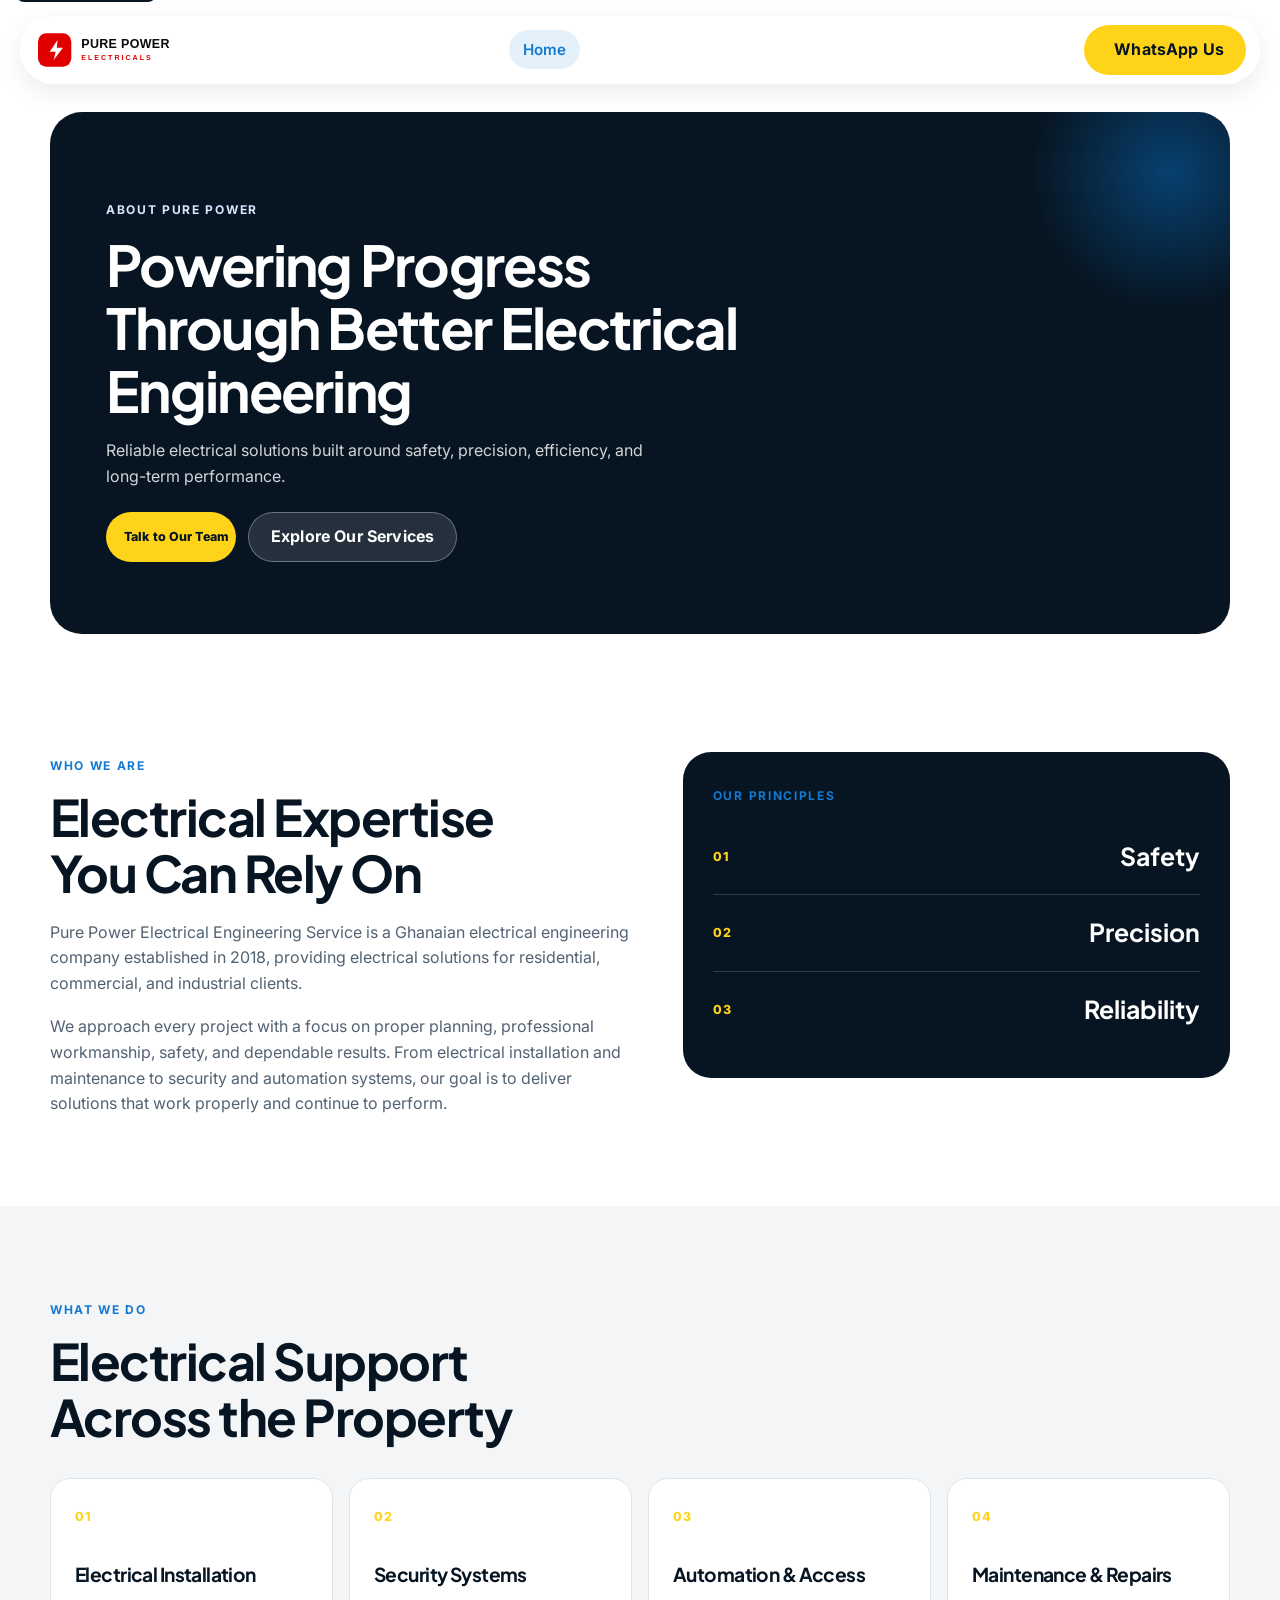
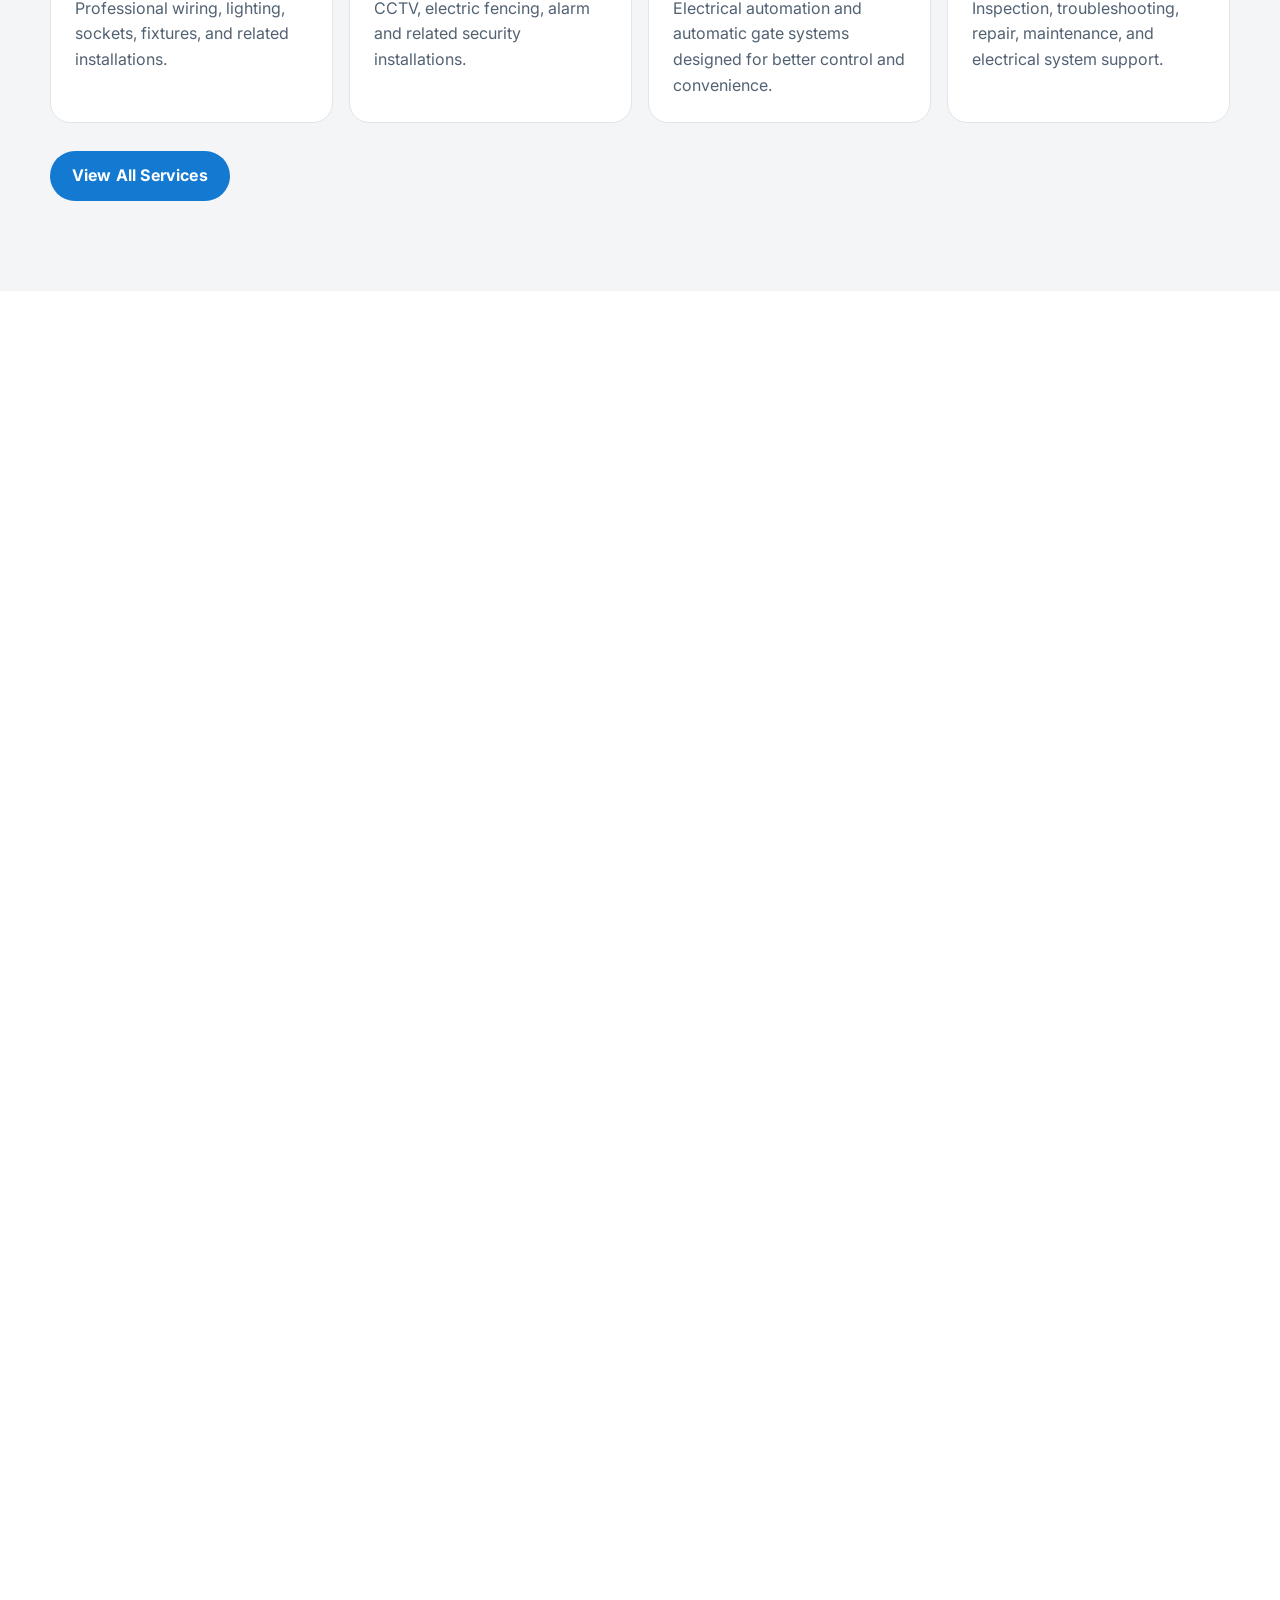
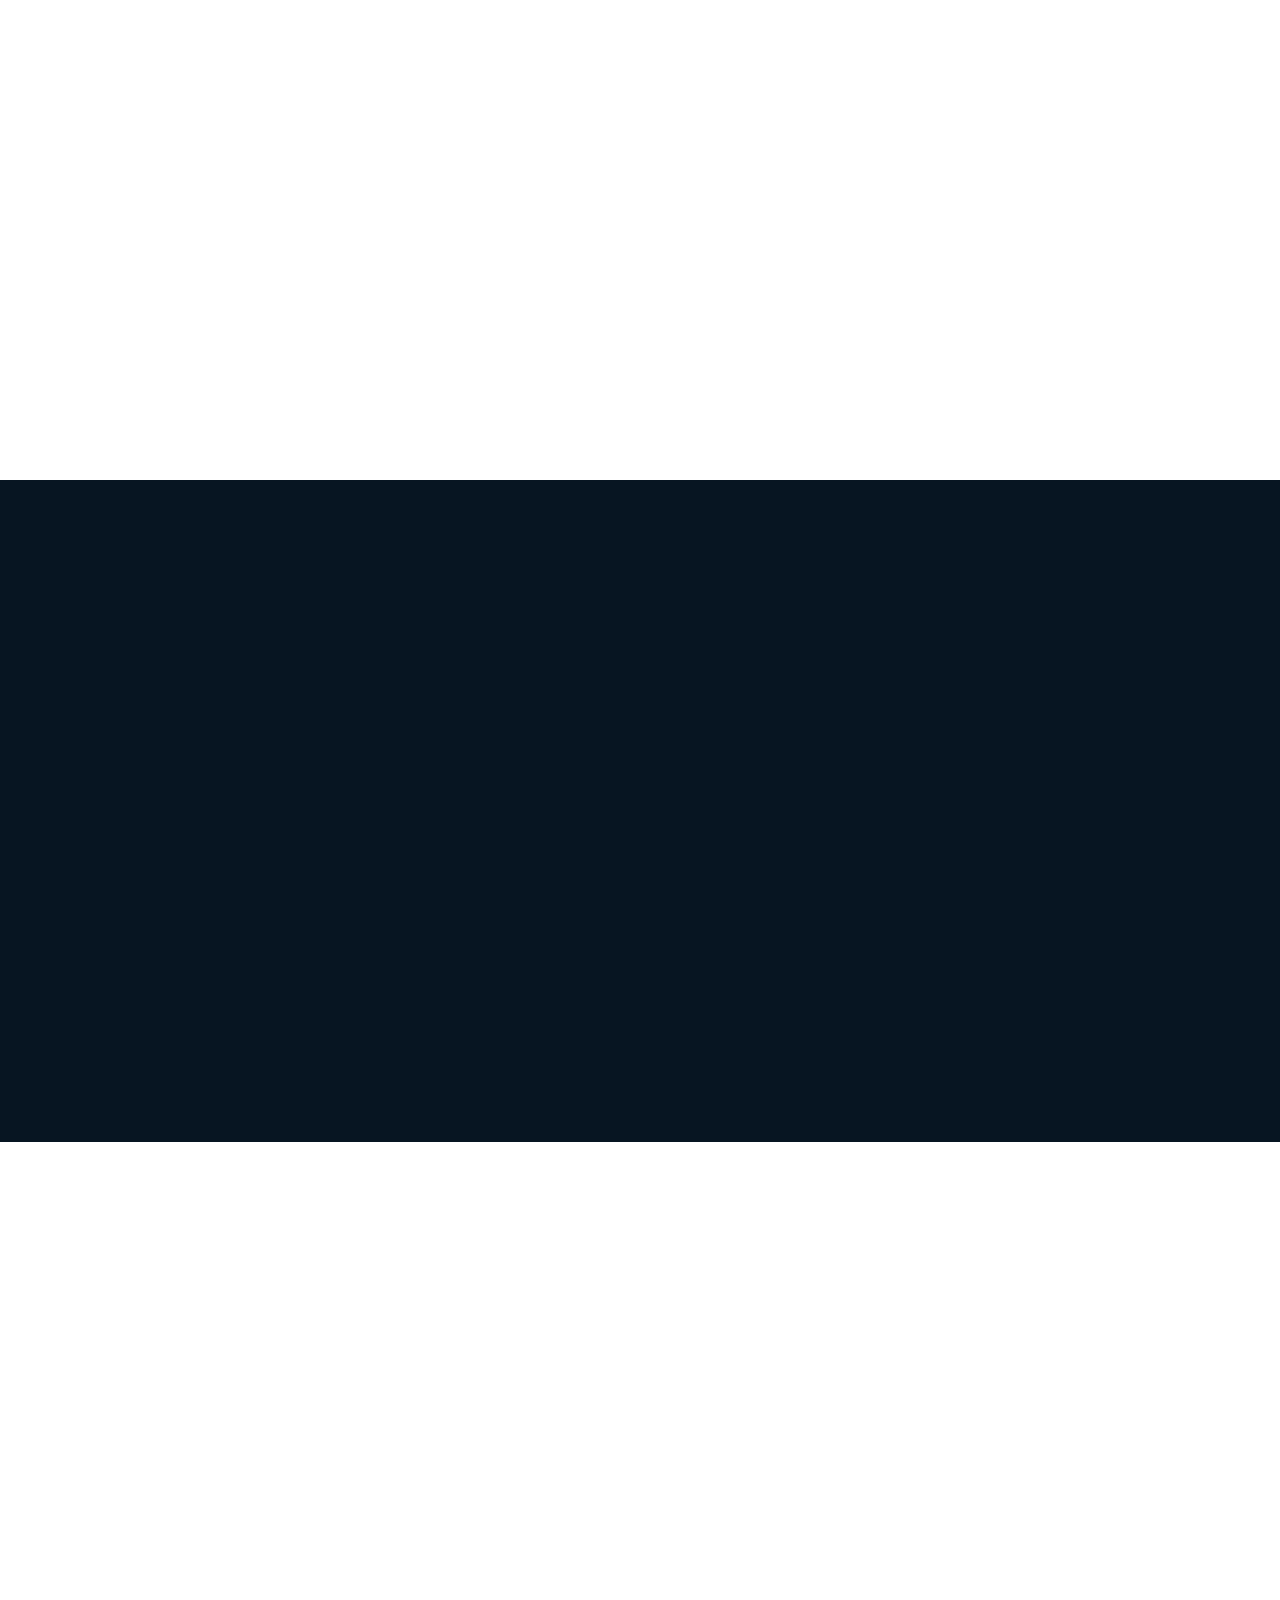
<file: about.html>
<!doctype html>
<html lang="en">
  <head>
    <meta charset="UTF-8" />
    <meta name="viewport" content="width=device-width, initial-scale=1" />
    <title>About Pure Power Electrical Engineering Service | Ghana</title>
    <meta
      name="description"
      content="Learn about Pure Power Electrical Engineering Service, established in 2018 to provide reliable electrical installation, maintenance, security and automation solutions in Ghana."
    />
    <link
      rel="canonical"
      href="https://purepowerelectricalservice.com/about.html"
    />
    <meta name="theme-color" content="#1479d1" />
    <meta
      property="og:title"
      content="About Pure Power Electrical Engineering Service"
    />
    <meta
      property="og:description"
      content="Reliable electrical solutions built around safety, precision, efficiency and long-term performance."
    />
    <meta property="og:type" content="website" />
    <meta
      property="og:url"
      content="https://purepowerelectricalservice.com/about.html"
    />
    <meta
      property="og:image"
      content="https://purepowerelectricalservice.com/assets/images/og-cover.jpg"
    />
    <meta name="twitter:card" content="summary_large_image" />
    <link rel="icon" href="assets/logo/favicon.svg" type="image/svg+xml" />
    <link rel="preconnect" href="https://fonts.googleapis.com" />
    <link rel="preconnect" href="https://fonts.gstatic.com" crossorigin />
    <link
      href="https://fonts.googleapis.com/css2?family=Inter:wght@400;500;600;700&family=Plus+Jakarta+Sans:wght@600;700;800&display=swap"
      rel="stylesheet"
    />
    <link rel="stylesheet" href="css/style.css" />
    <link rel="stylesheet" href="css/components.css" />
    <link rel="stylesheet" href="css/responsive.css" />
    <script type="application/ld+json">
      {
        "@context": "https://schema.org",
        "@type": "AboutPage",
        "name": "About Pure Power Electrical Engineering Service",
        "url": "https://purepowerelectricalservice.com/about.html",
        "mainEntity": {
          "@type": "Electrician",
          "name": "Pure Power Electrical Engineering Service",
          "foundingDate": "2018",
          "address": {
            "@type": "PostalAddress",
            "addressLocality": "Medie",
            "addressRegion": "Greater Accra",
            "addressCountry": "GH"
          }
        }
      }
    </script>
  </head>
  <body>
    <a class="skip-link" href="#main">Skip to content</a>
    <header class="site-header is-solid">
      <div class="header-inner">
        <a
          class="logo"
          href="index.html"
          aria-label="Pure Power Electricals home"
        >
          <img src="assets/logo/logo.svg" alt="Pure Power Electricals" />
        </a>
        <div class="nav-drawer-backdrop"></div>
       <nav class="nav" id="primary-navigation" aria-label="Primary">
          <button class="nav-close" type="button" aria-label="Close menu">
            &times;
          </button>
          <ul class="nav-list">
            <li><a href="index.html" aria-current="page">Home</a></li>
            <li><a href="about.html">About</a></li>
            <li><a href="services.html">Services</a></li>
            <li><a href="contact.html">Contact</a></li>
                
            <span class="nav-CTA">
              <a
                href="tel:+233240736896"
                aria-label="Call Pure Power"
                title="Call Pure Power"
              >
                <img src="assets/logo/phone.svg" alt="Call Pure Power" />
                Call Us Now
              </a></span
            >
          </ul>
        </nav>
        <div class="header-actions">
          <a
            class="btn whatsapp-btn desktop-only"
            data-whatsapp
            href="https://wa.me/233240736896"
            >WhatsApp Us</a
          >
          <button
            class="menu-toggle"
            type="button"
            aria-expanded="false"
            aria-controls="primary-navigation"
            aria-label="Open menu"
          >
            <span></span><span></span><span></span>
          </button>
        </div>
      </div>
    </header>

    <main id="main">
      <section class="page-hero">
        <div class="container">
          <div class="page-hero-inner">
            <p class="eyebrow" style="color: #d9e5ff">About Pure Power</p>
            <h1>Powering Progress Through Better Electrical Engineering</h1>
            <p>
              Reliable electrical solutions built around safety, precision,
              efficiency, and long-term performance.
            </p>
            <div class="hero-actions">
              <a class="btn btn-gold" href="contact.html">Talk to Our Team</a>
              <a class="btn btn-outline" href="services.html"
                >Explore Our Services</a
              >
            </div>
          </div>
        </div>
      </section>

      <section class="section">
        <div class="container split about-intro">
          <div>
            <p class="eyebrow">Who we are</p>
            <h2 class="section-title">Electrical Expertise You Can Rely On</h2>
            <p class="about-copy">
              Pure Power Electrical Engineering Service is a Ghanaian electrical
              engineering company established in 2018, providing electrical
              solutions for residential, commercial, and industrial clients.
            </p>
            <p class="about-copy">
              We approach every project with a focus on proper planning,
              professional workmanship, safety, and dependable results. From
              electrical installation and maintenance to security and automation
              systems, our goal is to deliver solutions that work properly and
              continue to perform.
            </p>
          </div>
          <div class="about-principles" aria-label="Our guiding principles">
            <p class="eyebrow">Our principles</p>
            <div class="principle-row">
              <strong>01</strong><span>Safety</span>
            </div>
            <div class="principle-row">
              <strong>02</strong><span>Precision</span>
            </div>
            <div class="principle-row">
              <strong>03</strong><span>Reliability</span>
            </div>
          </div>
        </div>
      </section>

      <section class="section about-services-section">
        <div class="container">
          <p class="eyebrow">What we do</p>
          <h2 class="section-title">Electrical Support Across the Property</h2>
          <div class="about-service-grid">
            <article class="about-service-card">
              <span>01</span>
              <h3>Electrical Installation</h3>
              <p>
                Professional wiring, lighting, sockets, fixtures, and related
                installations.
              </p>
            </article>
            <article class="about-service-card">
              <span>02</span>
              <h3>Security Systems</h3>
              <p>
                CCTV, electric fencing, alarm and related security
                installations.
              </p>
            </article>
            <article class="about-service-card">
              <span>03</span>
              <h3>Automation &amp; Access</h3>
              <p>
                Electrical automation and automatic gate systems designed for
                better control and convenience.
              </p>
            </article>
            <article class="about-service-card">
              <span>04</span>
              <h3>Maintenance &amp; Repairs</h3>
              <p>
                Inspection, troubleshooting, repair, maintenance, and electrical
                system support.
              </p>
            </article>
          </div>
          <p class="about-section-cta">
            <a class="btn btn-primary" href="services.html"
              >View All Services</a
            >
          </p>
        </div>
      </section>

      <section class="section">
        <div class="container">
          <div class="about-section-heading">
            <p class="eyebrow">Our approach</p>
            <h2 class="section-title">How We Work</h2>
          </div>
          <div class="approach-grid">
            <article>
              <span>01</span>
              <h3>Understand</h3>
              <p>
                We first understand the property, requirements, challenges, and
                intended use.
              </p>
            </article>
            <article>
              <span>02</span>
              <h3>Assess</h3>
              <p>
                We evaluate the electrical requirements and identify the
                appropriate solution.
              </p>
            </article>
            <article>
              <span>03</span>
              <h3>Execute</h3>
              <p>
                Our team carries out the work with attention to safety,
                workmanship, and proper installation.
              </p>
            </article>
            <article>
              <span>04</span>
              <h3>Support</h3>
              <p>
                We remain available for maintenance, repairs, and ongoing
                electrical support where required.
              </p>
            </article>
          </div>
        </div>
      </section>

      <section class="section about-mission-section">
        <div class="container split">
          <div class="about-mission">
            <p class="eyebrow">Our mission</p>
            <h2 class="section-title">Reliable Systems. Lasting Value.</h2>
            <p>
              To deliver reliable, innovative, and high-quality electrical
              engineering solutions that help power homes, businesses, and
              industries safely and efficiently.
            </p>
            <p>
              We aim to combine technical expertise, modern technology, and
              dependable customer service to create electrical systems that meet
              the needs of our clients and provide lasting value.
            </p>
          </div>
          <div>
            <p class="eyebrow">Why choose Pure Power</p>
            <div class="about-reasons">
              <article>
                <h3>Safety First</h3>
                <p>
                  Careful planning and proper execution remain central to every
                  project.
                </p>
              </article>
              <article>
                <h3>Professional Workmanship</h3>
                <p>
                  We focus on neat, properly executed installations and repairs.
                </p>
              </article>
              <article>
                <h3>Modern Solutions</h3>
                <p>
                  Appropriate technologies improve functionality and
                  convenience.
                </p>
              </article>
              <article>
                <h3>Residential to Industrial</h3>
                <p>
                  Our services cover domestic, commercial, and industrial
                  requirements.
                </p>
              </article>
              <article>
                <h3>Reliable Support</h3>
                <p>
                  Maintenance and electrical support help keep systems
                  operational.
                </p>
              </article>
            </div>
          </div>
        </div>
      </section>

      <section class="section">
        <div class="container">
          <p class="eyebrow">Credentials &amp; memberships</p>
          <h2 class="section-title">Professional Standards Matter</h2>
          <p class="section-lead">
            The following affiliations and approvals are listed as supplied by
            the business and require verification before final publication. No
            certificate numbers, dates, or logos are inferred.
          </p>
         <div class="credentials" style="margin-top: 28px">
            <article class="credential">
              <img
                src="assets/images/businessImage/member1.png"
                alt="Energy Commission Certification"
              />
            </article>
            <article class="credential">
              <img
                src="assets/images/businessImage/member2.png"
                alt="Ghana Institution of Engineers Certification"
              />
            </article>
            <article class="credential">
              <img
                src="assets/images/businessImage/member3.png"
                alt="Artisans Association of Ghana Certification"
              />
            </article>
            <article class="credential">
              <img
                src="assets/images/businessImage/members.png"
                alt="Electricity Company of Ghana Certification"
              />
            </article>
          </div>
        </div>
      </section>

      <section class="section about-proof-section">
        <div class="container">
          <div class="about-proof-heading">
            <div>
              <p class="eyebrow">Trusted by our clients</p>
              <h2 class="section-title">4.5/5 Google Rating</h2>
              <p class="section-lead">
                13 Google Reviews from customers who have experienced Pure Power
                services.
              </p>
            </div>
            <a class="btn btn-gold" href="index.html#reviews">View Reviews</a>
          </div>
        </div>
      </section>

      <section class="section final-cta" style="padding-top: 0">
        <div class="container">
          <div class="final-cta-inner">
            <p class="eyebrow" style="color: #d9e5ff">
              Need electrical work done right?
            </p>
            <h2>Talk to Pure Power</h2>
            <p>
              Whether you are building, renovating, upgrading, or maintaining a
              property, talk to us about your electrical requirements.
            </p>
            <a class="btn btn-gold" href="contact.html">Request a Quote</a
            ><a
              class="btn btn-outline"
              data-whatsapp
              href="https://wa.me/233240736896"
              style="margin-left: 8px"
              >WhatsApp Us</a
            >
          </div>
        </div>
      </section>
    </main>

   <div class="mobile-cta">
        <a
          class="whatsapp-btn"
          data-whatsapp
          href="https://wa.me/233240736896"
          aria-label="WhatsApp Pure Power"
          title="WhatsApp Pure Power"
        >
          <img src="assets/logo/whatsapp.svg" alt="WhatsApp Pure Power"
        /></a>
      </div>

    <footer class="site-footer">
      <div class="container footer-grid">
        <div>
          <h2>Pure Power Electrical Engineering Service</h2>
          <p>
            Professional electrical solutions for homes, businesses and
            industry. Established 2018. Based in Medie, Greater Accra.
          </p>
        </div>
        <div>
          <h3>Navigation</h3>
          <ul>
            <li><a href="index.html">Home</a></li>
            <li><a href="about.html">About</a></li>
            <li><a href="services.html">Services</a></li>
            <li><a href="contact.html">Contact</a></li>
            <li><a href="terms-and-policies.html">Terms &amp; Policies</a></li>
          </ul>
        </div>
        <div>
          <h3>Contact</h3>
          <p><a href="tel:+233240736896">024 073 6896</a></p>
          <p>
            <a href="mailto:info@purepowerelectricalservice.com"
              >info@purepowerelectricalservice.com</a
            >
          </p>
          <p>Kotoku Road, Opposite M&amp;D Hospital, Medie, Ghana</p>
        </div>
      </div>
      <div class="container footer-bottom">
        <p>
          &copy; 2026 Pure Power Electrical Engineering Service. All rights
          reserved.
        </p>
        <div class="legal-nav">
          <a href="terms-and-policies.html#privacy">Privacy Policy</a
          ><a href="terms-and-policies.html#terms">Terms &amp; Conditions</a
          ><a href="terms-and-policies.html#cookies">Cookie Policy</a>
        </div>
      </div>
    </footer>

    <script src="js/main.js" defer></script>
    <script src="js/navigation.js" defer></script>
  </body>
</html>
</file>
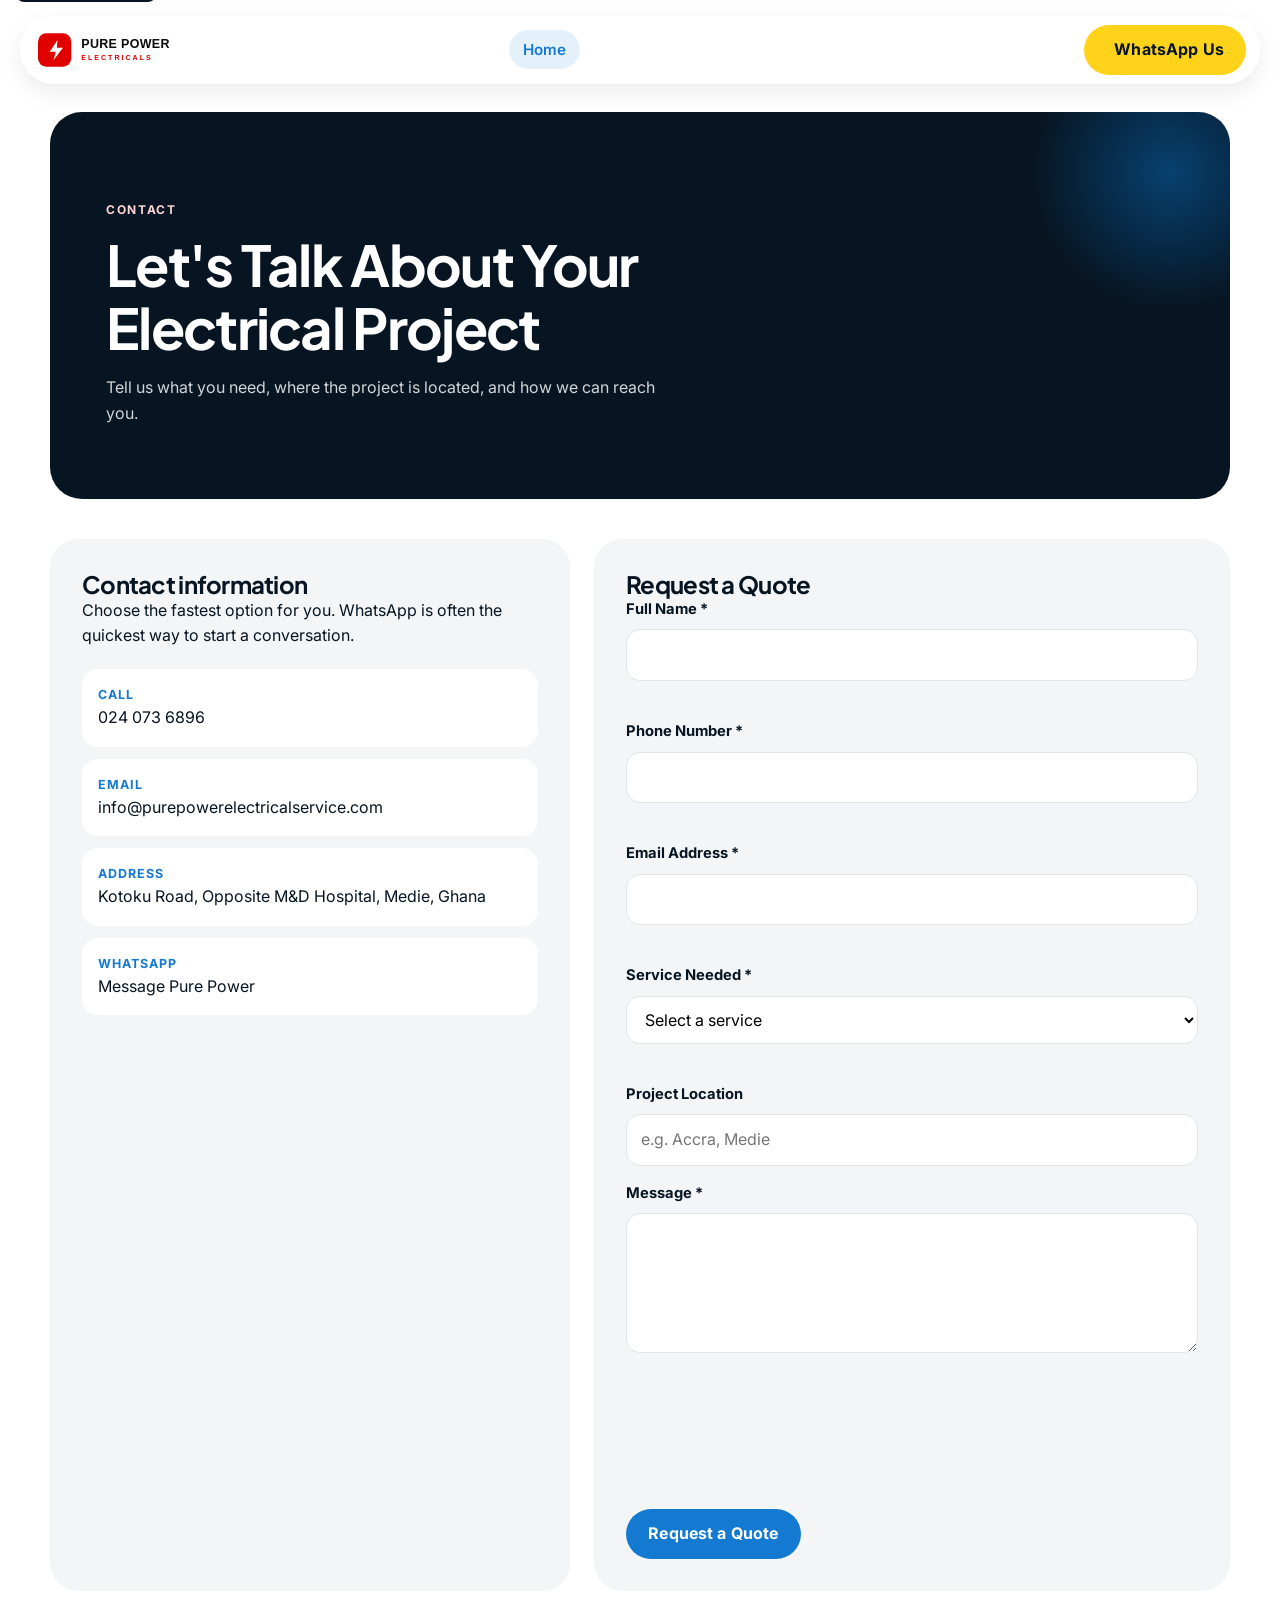
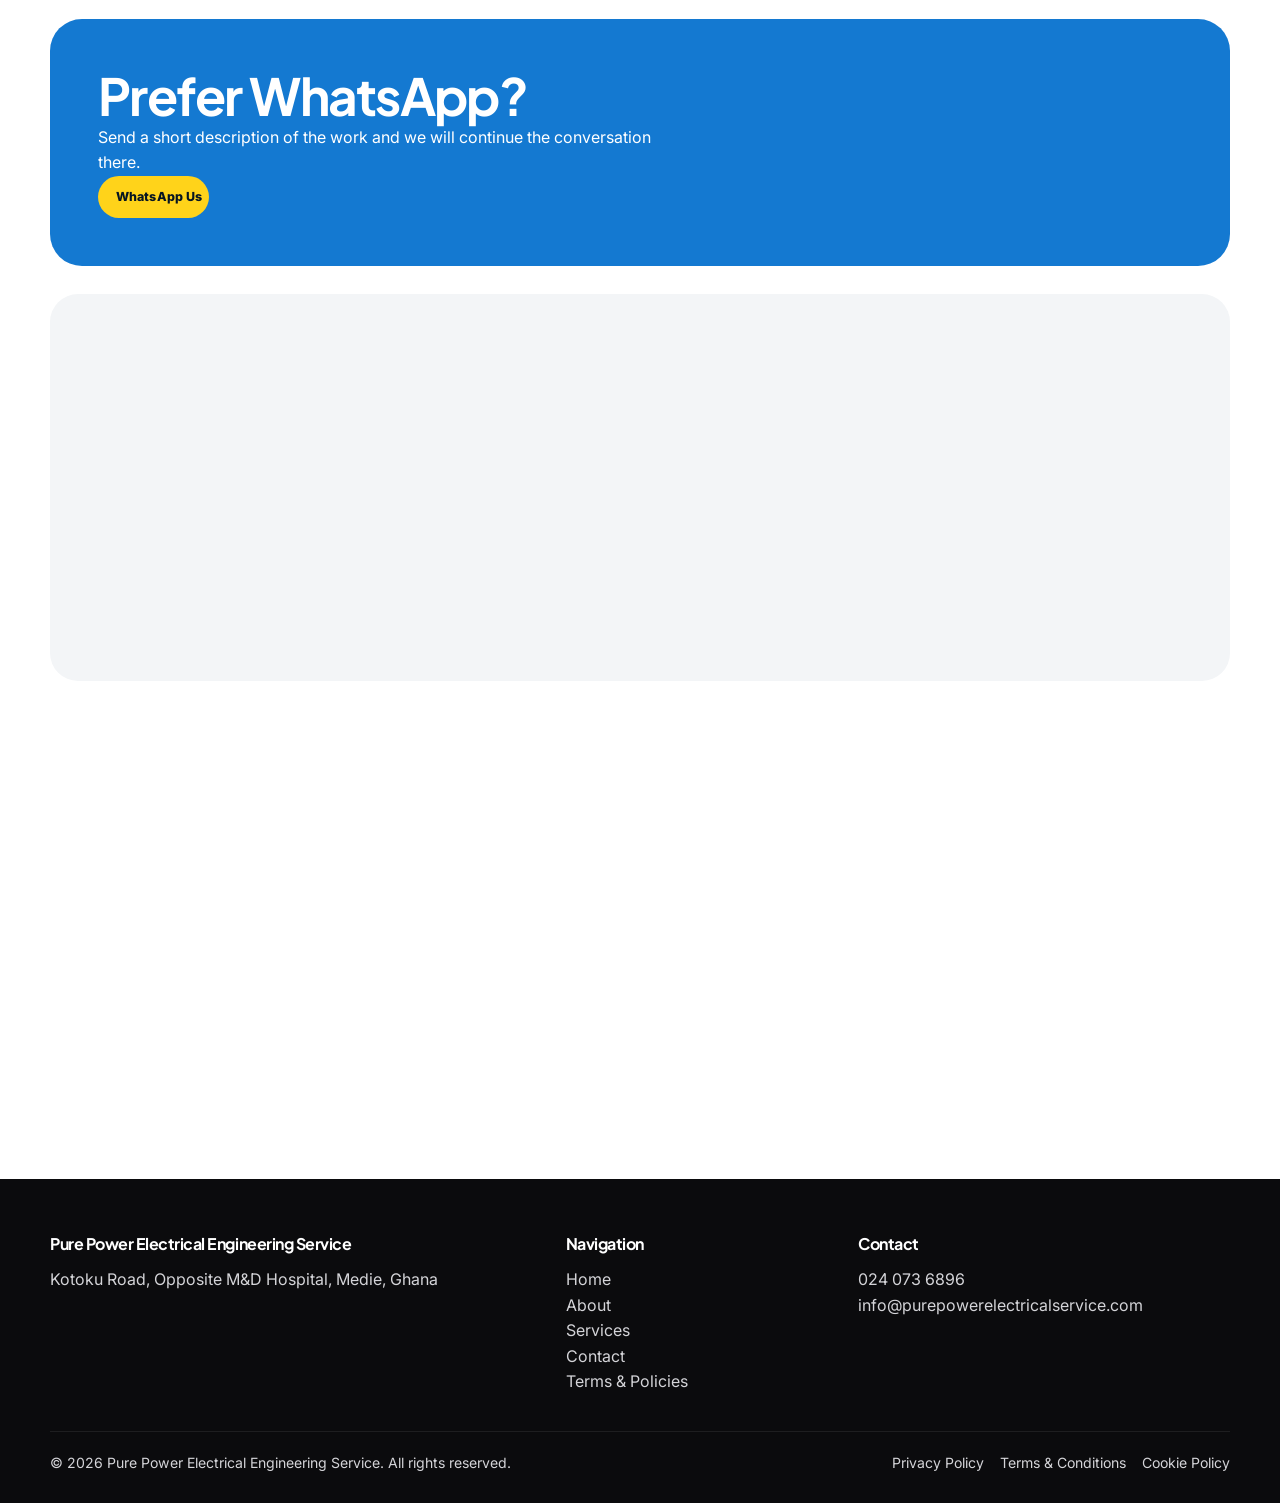
<file: contact.html>
<!doctype html>
<html lang="en">
  <head>
    <meta charset="UTF-8" />
    <meta name="viewport" content="width=device-width, initial-scale=1" />
    <title>Contact Electrician Accra | Pure Power</title>
    <meta
      name="description"
      content="Request an electrical quote in Greater Accra. Call 024 073 6896, WhatsApp Pure Power, or send a message from Medie."
    />
    <link
      rel="canonical"
      href="https://purepowerelectricalservice.com/contact/"
    />
    <meta property="og:title" content="Contact Pure Power Electricals" />
    <meta
      property="og:description"
      content="Call, WhatsApp or request a quote for electrical installation, maintenance and security systems in Greater Accra."
    />
    <meta property="og:type" content="website" />
    <meta
      property="og:url"
      content="https://purepowerelectricalservice.com/contact/"
    />
    <meta
      property="og:image"
      content="https://purepowerelectricalservice.com/assets/images/og-cover.jpg"
    />
    <meta name="twitter:card" content="summary_large_image" />
    <link rel="icon" href="assets/logo/favicon.svg" type="image/svg+xml" />
    <link rel="preconnect" href="https://fonts.googleapis.com" />
    <link rel="preconnect" href="https://fonts.gstatic.com" crossorigin />
    <link
      href="https://fonts.googleapis.com/css2?family=Inter:wght@400;500;600;700&family=Plus+Jakarta+Sans:wght@600;700;800&display=swap"
      rel="stylesheet"
    />
    <link rel="stylesheet" href="css/style.css" />
    <link rel="stylesheet" href="css/components.css" />
    <link rel="stylesheet" href="css/responsive.css" />
    <script src="https://www.google.com/recaptcha/api.js" async defer></script>
    <script type="application/ld+json">
      {
        "@context": "https://schema.org",
        "@type": "Electrician",
        "name": "Pure Power Electrical Engineering Service",
        "telephone": "+233240736896",
        "email": "info@purepowerelectricalservice.com",
        "address": {
          "@type": "PostalAddress",
          "streetAddress": "Kotoku Road, Opposite M&D Hospital",
          "addressLocality": "Medie",
          "addressRegion": "Greater Accra",
          "addressCountry": "GH"
        }
      }
    </script>
  </head>
  <body>
    <a class="skip-link" href="#main">Skip to content</a>
    <header class="site-header is-solid">
      <div class="header-inner">
        <a class="logo" href="index.html"
          ><img src="assets/logo/logo.svg" alt="Pure Power Electricals"
        /></a>
        <div class="nav-drawer-backdrop"></div>
     <nav class="nav" id="primary-navigation" aria-label="Primary">
          <button class="nav-close" type="button" aria-label="Close menu">
            &times;
          </button>
          <ul class="nav-list">
            <li><a href="index.html" aria-current="page">Home</a></li>
            <li><a href="about.html">About</a></li>
            <li><a href="services.html">Services</a></li>
            <li><a href="contact.html">Contact</a></li>
                
            <span class="nav-CTA">
              <a
                href="tel:+233240736896"
                aria-label="Call Pure Power"
                title="Call Pure Power"
              >
                <img src="assets/logo/phone.svg" alt="Call Pure Power" />
                Call Us Now
              </a></span
            >
          </ul>
        </nav>
        <div class="header-actions">
          <a
            class="btn whatsapp-btn desktop-only"
            data-whatsapp
            href="https://wa.me/233240736896"
            >WhatsApp Us</a
          >
          <button
            class="menu-toggle"
            type="button"
            aria-expanded="false"
            aria-controls="primary-navigation"
            aria-label="Open menu"
          >
            <span></span><span></span><span></span>
          </button>
        </div>
      </div>
    </header>

    <main id="main">
      <section class="page-hero">
        <div class="container">
          <div class="page-hero-inner">
            <p class="eyebrow" style="color: #ffd4d4">Contact</p>
            <h1>Let's Talk About Your Electrical Project</h1>
            <p>
              Tell us what you need, where the project is located, and how we
              can reach you.
            </p>
          </div>
        </div>
      </section>

      <section class="section" style="padding-top: 12px">
        <div class="container contact-grid">
          <div class="contact-card">
            <h2>Contact information</h2>
            <p>
              Choose the fastest option for you. WhatsApp is often the quickest
              way to start a conversation.
            </p>
            <div class="contact-methods">
              <a href="tel:+233240736896"><span>Call</span>024 073 6896</a>
              <a href="mailto:info@purepowerelectricalservice.com"
                ><span>Email</span>info@purepowerelectricalservice.com</a
              >
              <p>
                <span>Address</span>Kotoku Road, Opposite M&amp;D Hospital,
                Medie, Ghana
              </p>
              <a data-whatsapp href="https://wa.me/233240736896"
                ><span>WhatsApp</span>Message Pure Power</a
              >
            </div>
          </div>

          <div class="form-card">
            <h2>Request a Quote</h2>
            <form
              id="quote-form"
              action="https://formsubmit.co/ajax/info@purepowerelectricalservice.com"
              method="POST"
              novalidate
            >
              <input
                class="hp-field"
                type="text"
                name="website"
                tabindex="-1"
                autocomplete="off"
                aria-hidden="true"
              />
              <input type="hidden" name="_captcha" value="false" />
              <input type="hidden" name="_template" value="table" />

              <div class="form-row">
                <label for="name">Full Name *</label>
                <input
                  id="name"
                  name="name"
                  maxlength="120"
                  required
                  autocomplete="name"
                />
                <span class="field-error" data-error-for="name"></span>
              </div>
              <div class="form-row">
                <label for="phone">Phone Number *</label>
                <input
                  id="phone"
                  name="phone"
                  maxlength="20"
                  required
                  autocomplete="tel"
                />
                <span class="field-error" data-error-for="phone"></span>
              </div>
              <div class="form-row">
                <label for="email">Email Address *</label>
                <input
                  id="email"
                  name="email"
                  type="email"
                  maxlength="120"
                  required
                  autocomplete="email"
                />
                <span class="field-error" data-error-for="email"></span>
              </div>
              <div class="form-row">
                <label for="service">Service Needed *</label>
                <select id="service" name="service" required>
                  <option value="">Select a service</option>
                  <option value="Electrical Wiring & Installation">
                    Electrical Wiring &amp; Installation
                  </option>
                  <option value="CCTV Installation">CCTV Installation</option>
                  <option value="Electric Fencing">Electric Fencing</option>
                  <option value="Electrical Automation">
                    Electrical Automation
                  </option>
                  <option value="Electrical Maintenance">
                    Electrical Maintenance
                  </option>
                  <option value="Automatic Gate Systems">
                    Automatic Gate Systems
                  </option>
                  <option value="Other">Other</option>
                </select>
                <span class="field-error" data-error-for="service"></span>
              </div>
              <div class="form-row">
                <label for="location">Project Location</label>
                <input
                  id="location"
                  name="location"
                  maxlength="120"
                  placeholder="e.g. Accra, Medie"
                />
              </div>
              <div class="form-row">
                <label for="message">Message *</label>
                <textarea
                  id="message"
                  name="message"
                  maxlength="2000"
                  required
                ></textarea>
                <span class="field-error" data-error-for="message"></span>
              </div>
              <div class="form-row captcha-row">
                <div
                  class="g-recaptcha"
                  data-sitekey="6LcwbbMtAAAAALkgngRfGRrslVFm0FFsOPPBHSTN"
                ></div>
                <span class="field-error" data-error-for="captcha"></span>
              </div>
              <button class="btn btn-primary" type="submit">
                Request a Quote
              </button>
            </form>
            <div class="form-success" id="form-success">
              <h3>Thank you.</h3>
              <p>
                Your enquiry has been received. Our team will review your
                request and get back to you.
              </p>
              <p style="margin-top: 18px">
                <a
                  class="btn whatsapp-btn"
                  id="form-whatsapp"
                  data-whatsapp
                  href="https://wa.me/233240736896"
                  >WhatsApp Us</a
                >
                <a class="btn btn-dark" href="tel:+233240736896"
                  >Call Pure Power</a
                >
              </p>
            </div>
          </div>
        </div>

        <div class="container" style="margin-top: 28px">
          <div class="banner">
            <div>
              <h2>Prefer WhatsApp?</h2>
              <p>
                Send a short description of the work and we will continue the
                conversation there.
              </p>
              <a
                class="btn btn-gold"
                data-whatsapp
                href="https://wa.me/233240736896"
                >WhatsApp Us</a
              >
            </div>
          </div>
          <div class="map-wrap">
            <iframe
              title="Pure Power Electricals location in Medie, Ghana"
              loading="lazy"
              referrerpolicy="no-referrer-when-downgrade"
              src="https://www.google.com/maps?q=Kotoku+Road,+Opposite+M%26D+Hospital,+Medie,+Ghana&output=embed"
            ></iframe>
          </div>
        </div>
      </section>

      <section class="section" id="contact-help">
        <div class="container">
          <h2 class="section-title">Need help choosing a service?</h2>
          <p class="section-lead">
            If you are unsure whether the project is wiring, maintenance or a
            security system, send the details you have. We will point you to the
            most relevant option after reviewing the enquiry.
          </p>
        </div>
      </section>
    </main>

   

    <footer class="site-footer">
      <div class="container footer-grid">
        <div>
          <h2>Pure Power Electrical Engineering Service</h2>
          <p>Kotoku Road, Opposite M&amp;D Hospital, Medie, Ghana</p>
        </div>
        <div>
          <h3>Navigation</h3>
          <ul>
            <li><a href="index.html">Home</a></li>
            <li><a href="about.html">About</a></li>
            <li><a href="services.html">Services</a></li>
            <li><a href="contact.html">Contact</a></li>
            <li><a href="terms-and-policies.html">Terms &amp; Policies</a></li>
          </ul>
        </div>
        <div>
          <h3>Contact</h3>
          <p><a href="tel:+233240736896">024 073 6896</a></p>
          <p>
            <a href="mailto:info@purepowerelectricalservice.com"
              >info@purepowerelectricalservice.com</a
            >
          </p>
        </div>
      </div>
      <div class="container footer-bottom">
        <p>
          © 2026 Pure Power Electrical Engineering Service. All rights reserved.
        </p>
        <div class="legal-nav">
          <a href="terms-and-policies.html#privacy">Privacy Policy</a>
          <a href="terms-and-policies.html#terms">Terms &amp; Conditions</a>
          <a href="terms-and-policies.html#cookies">Cookie Policy</a>
        </div>
      </div>
    </footer>
    <script src="js/main.js" defer></script>
    <script src="js/navigation.js" defer></script>
    <script src="js/forms.js" defer></script>
    <script>
      (function () {
        const params = new URLSearchParams(location.search);
        const service = params.get("service");
        const select = document.getElementById("service");
        if (service && select) {
          const match = Array.from(select.options).find(
            (opt) => opt.value === service,
          );
          if (match) select.value = service;
        }
      })();
    </script>
  </body>
</html>
</file>
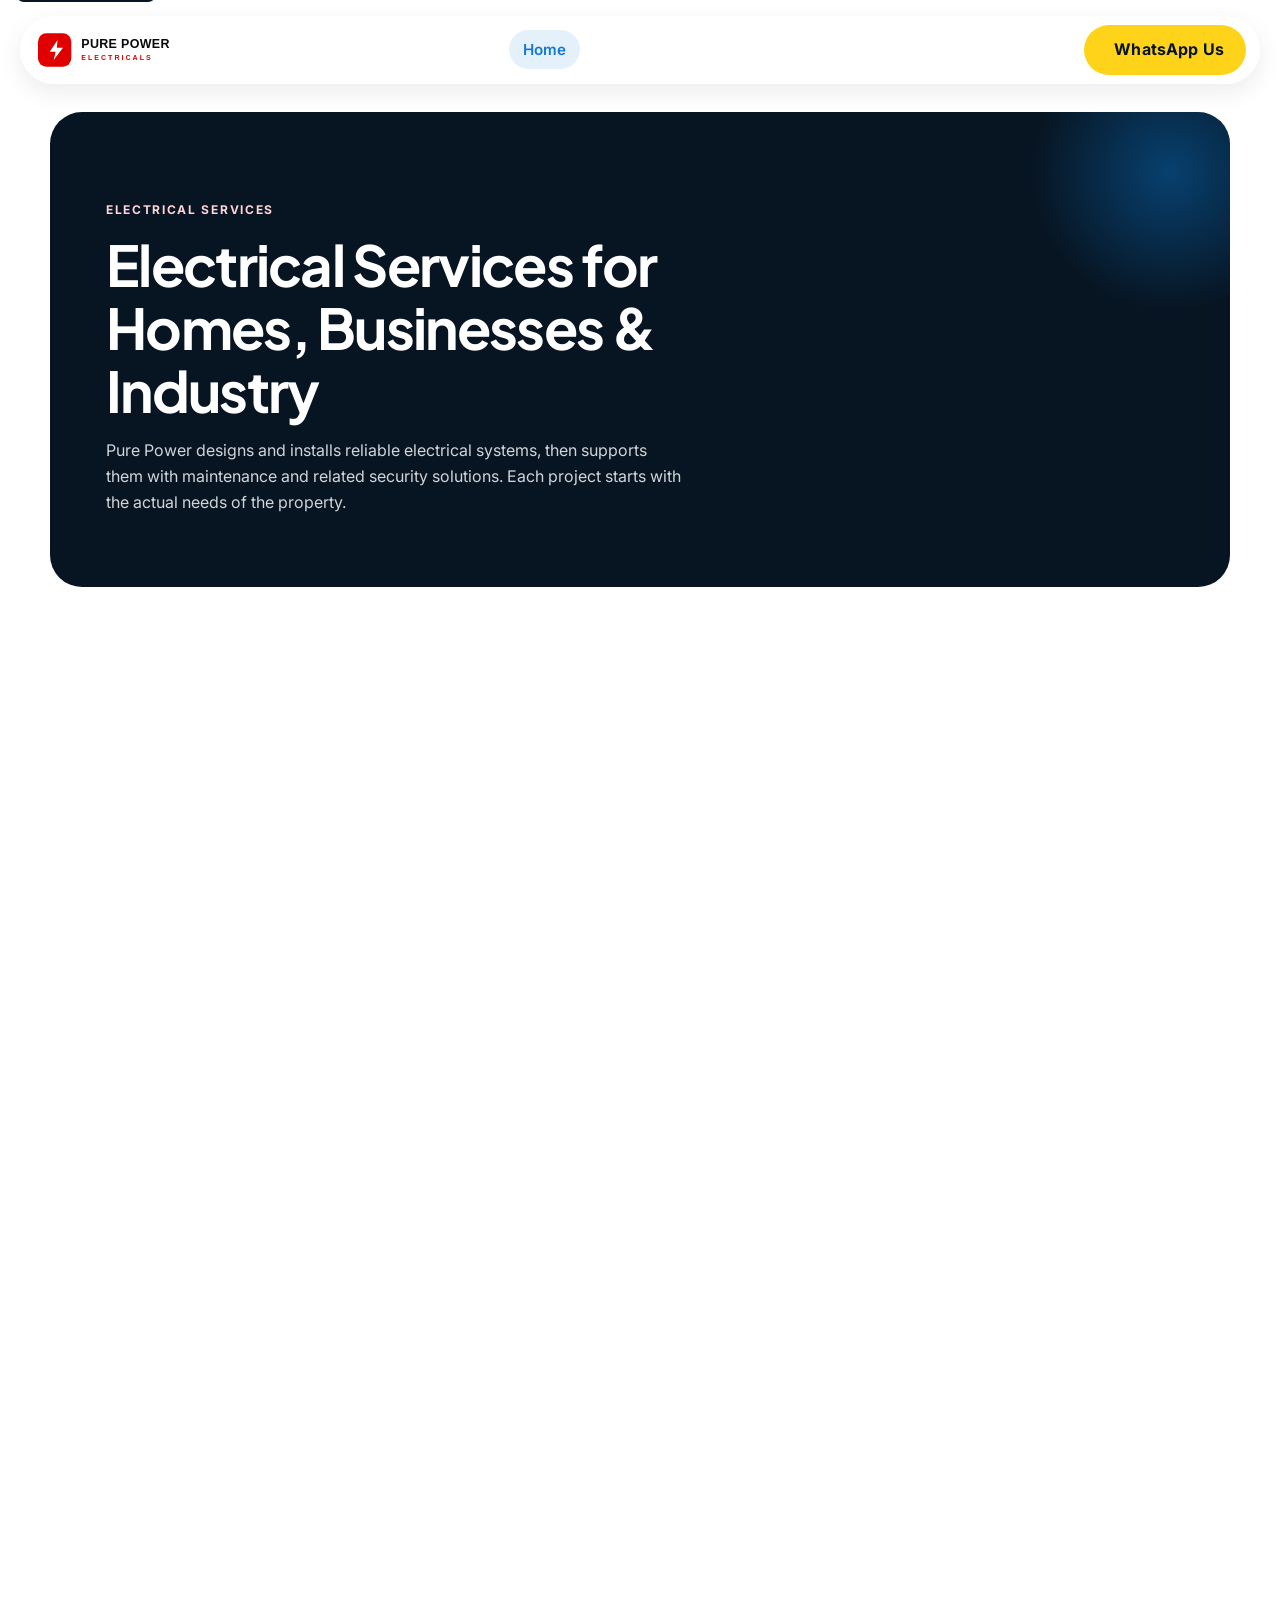
<file: services.html>
<!doctype html>
<html lang="en">
  <head>
    <meta charset="UTF-8" />
    <meta name="viewport" content="width=device-width, initial-scale=1" />
    <title>Electrical Services Accra | Pure Power</title>
    <meta
      name="description"
      content="Electrical wiring, CCTV, electric fencing, automation, maintenance and automatic gate systems from Pure Power Electricals in Greater Accra."
    />
    <link
      rel="canonical"
      href="https://purepowerelectricalservice.com/services/"
    />
    <meta
      property="og:title"
      content="Electrical Services for Homes, Businesses & Industry"
    />
    <meta
      property="og:description"
      content="Installation, maintenance and security electrical services from Pure Power Electrical Engineering Service."
    />
    <meta property="og:type" content="website" />
    <meta
      property="og:url"
      content="https://purepowerelectricalservice.com/services/"
    />
    <meta
      property="og:image"
      content="https://purepowerelectricalservice.com/assets/images/og-cover.jpg"
    />
    <meta name="twitter:card" content="summary_large_image" />
    <link rel="icon" href="assets/logo/favicon.svg" type="image/svg+xml" />
    <link rel="preconnect" href="https://fonts.googleapis.com" />
    <link rel="preconnect" href="https://fonts.gstatic.com" crossorigin />
    <link
      href="https://fonts.googleapis.com/css2?family=Inter:wght@400;500;600;700&family=Plus+Jakarta+Sans:wght@600;700;800&display=swap"
      rel="stylesheet"
    />
    <link rel="stylesheet" href="css/style.css" />
    <link rel="stylesheet" href="css/components.css" />
    <link rel="stylesheet" href="css/responsive.css" />
    <script type="application/ld+json">
      {
        "@context": "https://schema.org",
        "@type": "ItemList",
        "name": "Pure Power Electrical Services",
        "itemListElement": [
          {
            "@type": "Service",
            "name": "Electrical Wiring & Installation",
            "provider": {
              "@type": "Electrician",
              "name": "Pure Power Electrical Engineering Service"
            }
          },
          { "@type": "Service", "name": "CCTV Installation" },
          { "@type": "Service", "name": "Electric Fencing" },
          { "@type": "Service", "name": "Electrical Automation" },
          { "@type": "Service", "name": "Electrical Maintenance" },
          { "@type": "Service", "name": "Automatic Gate Systems" }
        ]
      }
    </script>
  </head>
  <body>
    <a class="skip-link" href="#main">Skip to content</a>
    <header class="site-header is-solid">
      <div class="header-inner">
        <a class="logo" href="index.html"
          ><img src="assets/logo/logo.svg" alt="Pure Power Electricals"
        /></a>
        <div class="nav-drawer-backdrop"></div>
       <nav class="nav" id="primary-navigation" aria-label="Primary">
          <button class="nav-close" type="button" aria-label="Close menu">
            &times;
          </button>
          <ul class="nav-list">
            <li><a href="index.html" aria-current="page">Home</a></li>
            <li><a href="about.html">About</a></li>
            <li><a href="services.html">Services</a></li>
            <li><a href="contact.html">Contact</a></li>
                
            <span class="nav-CTA">
              <a
                href="tel:+233240736896"
                aria-label="Call Pure Power"
                title="Call Pure Power"
              >
                <img src="assets/logo/phone.svg" alt="Call Pure Power" />
                Call Us Now
              </a></span
            >
          </ul>
        </nav>
        <div class="header-actions">
          <a
            class="btn whatsapp-btn desktop-only"
            data-whatsapp
            href="https://wa.me/233240736896"
            >WhatsApp Us</a
          >
          <button
            class="menu-toggle"
            type="button"
            aria-expanded="false"
            aria-controls="primary-navigation"
            aria-label="Open menu"
          >
            <span></span><span></span><span></span>
          </button>
        </div>
      </div>
    </header>

    <main id="main">
      <section class="page-hero">
        <div class="container">
          <div class="page-hero-inner">
            <p class="eyebrow" style="color: #ffd4d4">Electrical services</p>
            <h1>Electrical Services for Homes, Businesses &amp; Industry</h1>
            <p>
              Pure Power designs and installs reliable electrical systems, then
              supports them with maintenance and related security solutions.
              Each project starts with the actual needs of the property.
            </p>
          </div>
        </div>
      </section>

      <section class="section" style="padding-top: 24px">
        <div class="container">
          <article class="service-block" id="wiring">
            <div class="service-media">
              <img
                               src="assets/images/electrician checking.webp"

                alt="Electrician testing installed wiring at a wall outlet"
                loading="lazy"
              />
            </div>
            <div class="service-copy">
              <p class="service-kicker">Service 01</p>
              <h2>Electrical Wiring &amp; Installation</h2>
              <p>
                Safe electrical installation for new buildings, rewiring and
                upgrades across residential, commercial and industrial sites.
              </p>
              <p>What we can help with</p>
              <ul>
                <li>Residential wiring</li>
                <li>Commercial wiring</li>
                <li>Industrial wiring</li>
                <li>New installations and rewiring</li>
                <li>Electrical distribution and installation upgrades</li>
              </ul>
              <a
                class="btn btn-primary"
                href="contact.html?service=Electrical%20Wiring%20%26%20Installation"
                >Request Electrical Installation</a
              >
            </div>
          </article>

          <article class="service-block" id="cctv">
            <div class="service-media">
              <img
                src="assets/images/CCTV.webp"
                alt="CCTV camera installed for property surveillance"
                loading="lazy"
              />
            </div>
            <div class="service-copy">
              <p class="service-kicker">Service 02</p>
              <h2>CCTV Installation</h2>
              <p>
                Camera installation and surveillance setup to support property
                monitoring. Camera type, positioning and recording arrangements
                are confirmed during site assessment.
              </p>
              <ul>
                <li>CCTV camera installation</li>
                <li>Camera positioning</li>
                <li>Surveillance system setup</li>
                <li>Property monitoring infrastructure</li>
              </ul>
              <a
                class="btn btn-primary"
                href="contact.html?service=CCTV%20Installation"
                >Request This Service</a
              >
            </div>
          </article>

          <article class="service-block" id="fencing">
            <div class="service-media">
              <img
                   src="assets/images/power station.webp"
                alt="Residential property perimeter suitable for electric fencing"
                loading="lazy"
              />
            </div>
            <div class="service-copy">
              <p class="service-kicker">Service 03</p>
              <h2>Electric Fencing</h2>
              <p>
                Perimeter protection for homes, commercial properties and
                industrial sites, specified around the layout of the property.
              </p>
              <ul>
                <li>Perimeter security</li>
                <li>Electric fence installation</li>
                <li>Residential applications</li>
                <li>Commercial and industrial applications</li>
              </ul>
              <a
                class="btn btn-primary"
                href="contact.html?service=Electric%20Fencing"
                >Request This Service</a
              >
            </div>
          </article>

          <article class="service-block" id="automation">
            <div class="service-media">
              <img
                  src="assets/images/auto system.webp"
                alt="Electrical control equipment used in automation systems"
                loading="lazy"
              />
            </div>
            <div class="service-copy">
              <p class="service-kicker">Service 04</p>
              <h2>Electrical Automation</h2>
              <p>
                Automation and control systems that improve how electrical
                equipment is used on the property. Capabilities are confirmed
                against the project, not assumed in advance.
              </p>
              <ul>
                <li>Automation systems</li>
                <li>Smart electrical control</li>
                <li>System integration</li>
                <li>Efficiency improvements where suitable</li>
              </ul>
              <a
                class="btn btn-primary"
                href="contact.html?service=Electrical%20Automation"
                >Request This Service</a
              >
            </div>
          </article>

          <article class="service-block" id="maintenance">
            <div class="service-media">
              <img
               src="assets/images/men at work.webp"
                alt="Technician carrying out electrical maintenance"
                loading="lazy"
              />
            </div>
            <div class="service-copy">
              <p class="service-kicker">Service 05</p>
              <h2>Electrical Maintenance</h2>
              <p>
                Inspection, preventive maintenance, fault identification,
                repairs, servicing and system upgrades to keep electrical
                systems working reliably.
              </p>
              <ul>
                <li>Inspection and preventive maintenance</li>
                <li>Fault identification and repairs</li>
                <li>System servicing</li>
                <li>Upgrades where required</li>
              </ul>
              <a
                class="btn btn-primary"
                href="contact.html?service=Electrical%20Maintenance"
                >Request This Service</a
              >
            </div>
          </article>

          <article class="service-block" id="gates">
            <div class="service-media">
              <img
               src="assets/images/gates.webp"
                alt="Gated entrance to a residential property"
                loading="lazy"
              />
            </div>
            <div class="service-copy">
              <p class="service-kicker">Service 06</p>
              <h2>Automatic Gate Systems</h2>
              <p>
                Installation and maintenance of automatic gate systems for
                residential and commercial properties.
              </p>
              <ul>
                <li>Sliding gates</li>
                <li>Swing gates</li>
                <li>Gate automation</li>
                <li>Installation and maintenance</li>
              </ul>
              <a
                class="btn btn-primary"
                href="contact.html?service=Automatic%20Gate%20Systems"
                >Request This Service</a
              >
            </div>
          </article>
        </div>
      </section>

      <section class="section final-cta" style="padding-top: 0">
        <div class="container">
          <div class="final-cta-inner">
            <h2>Not sure what you need?</h2>
            <p>
              Describe your project and our team can help identify the
              appropriate service.
            </p>
            <a class="btn btn-gold" href="contact.html">Talk to Pure Power</a>
          </div>
        </div>
      </section>
    </main>

   <div class="mobile-cta">
        <a
          class="whatsapp-btn"
          data-whatsapp
          href="https://wa.me/233240736896"
          aria-label="WhatsApp Pure Power"
          title="WhatsApp Pure Power"
        >
          <img src="assets/logo/whatsapp.svg" alt="WhatsApp Pure Power"
        /></a>
      </div>

    <footer class="site-footer">
      <div class="container footer-grid">
        <div>
          <h2>Pure Power Electrical Engineering Service</h2>
          <p>
            Professional electrical solutions for homes, businesses and
            industry.
          </p>
        </div>
        <div>
          <h3>Navigation</h3>
          <ul>
            <li><a href="index.html">Home</a></li>
            <li><a href="about.html">About</a></li>
            <li><a href="services.html">Services</a></li>
            <li><a href="contact.html">Contact</a></li>
            <li><a href="terms-and-policies.html">Terms &amp; Policies</a></li>
          </ul>
        </div>
        <div>
          <h3>Contact</h3>
          <p><a href="tel:+233240736896">024 073 6896</a></p>
          <p>
            <a href="mailto:info@purepowerelectricalservice.com"
              >info@purepowerelectricalservice.com</a
            >
          </p>
          <p>Kotoku Road, Opposite M&amp;D Hospital, Medie, Ghana</p>
        </div>
      </div>
      <div class="container footer-bottom">
        <p>
          © 2026 Pure Power Electrical Engineering Service. All rights reserved.
        </p>
        <div class="legal-nav">
          <a href="terms-and-policies.html#privacy">Privacy Policy</a>
          <a href="terms-and-policies.html#terms">Terms &amp; Conditions</a>
          <a href="terms-and-policies.html#cookies">Cookie Policy</a>
        </div>
      </div>
    </footer>
    <script src="js/main.js" defer></script>
    <script src="js/navigation.js" defer></script>
    <script src="js/forms.js" defer></script>
  </body>
</html>
</file>
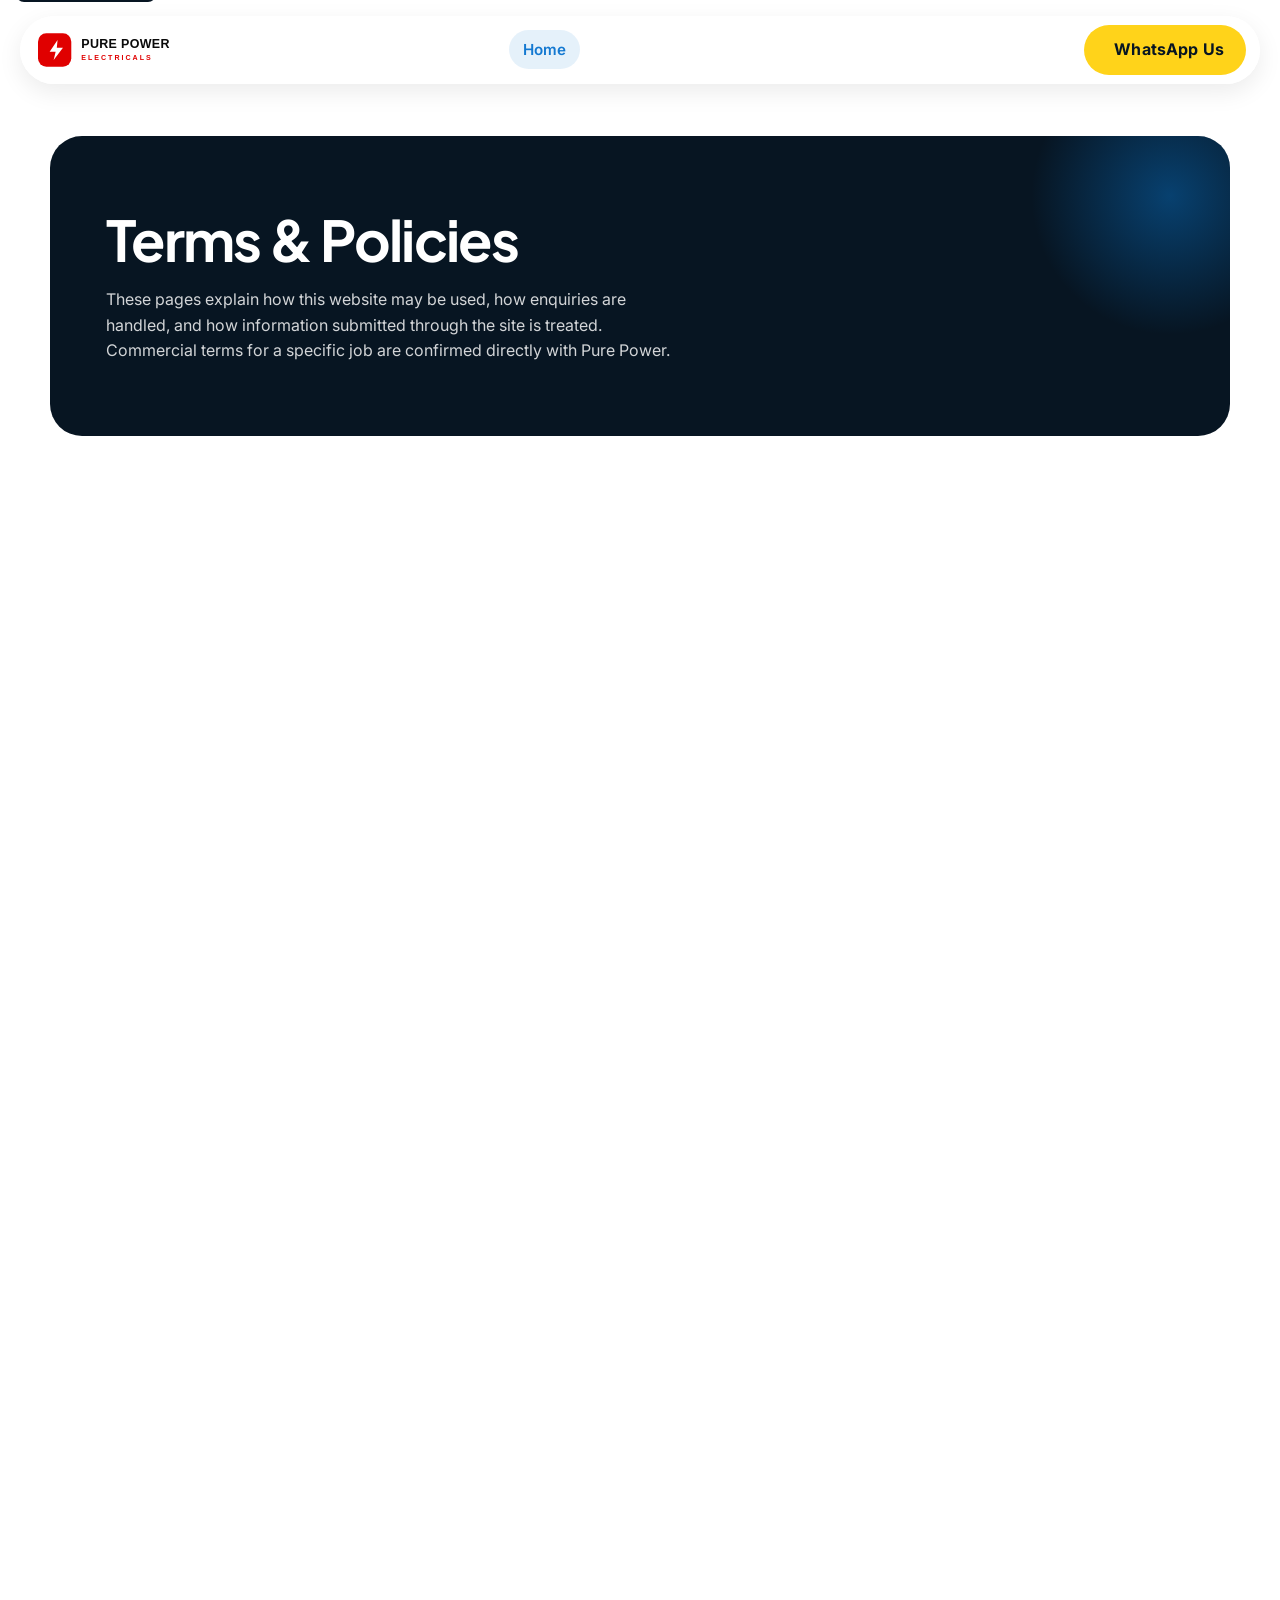
<file: terms-and-policies.html>
<!doctype html>
<html lang="en">
  <head>
    <meta charset="UTF-8" />
    <meta name="viewport" content="width=device-width, initial-scale=1" />
    <title>Terms &amp; Policies | Pure Power Electricals</title>
    <meta
      name="description"
      content="Terms of use, privacy policy, cookie disclosure and service terms for the Pure Power Electricals website."
    />
    <link
      rel="canonical"
      href="https://purepowerelectricalservice.com/terms-and-policies/"
    />
    <meta name="robots" content="index,follow" />
    <meta
      property="og:title"
      content="Terms &amp; Policies | Pure Power Electricals"
    />
    <meta
      property="og:description"
      content="Website terms, privacy information and cookie disclosures for Pure Power Electrical Engineering Service."
    />
    <meta property="og:type" content="website" />
    <meta
      property="og:url"
      content="https://purepowerelectricalservice.com/terms-and-policies/"
    />
    <meta
      property="og:image"
      content="https://purepowerelectricalservice.com/assets/images/og-cover.jpg"
    />
    <link rel="icon" href="assets/logo/favicon.svg" type="image/svg+xml" />
    <link rel="preconnect" href="https://fonts.googleapis.com" />
    <link rel="preconnect" href="https://fonts.gstatic.com" crossorigin />
    <link
      href="https://fonts.googleapis.com/css2?family=Inter:wght@400;500;600;700&family=Plus+Jakarta+Sans:wght@600;700;800&display=swap"
      rel="stylesheet"
    />
    <link rel="stylesheet" href="css/style.css" />
    <link rel="stylesheet" href="css/components.css" />
    <link rel="stylesheet" href="css/responsive.css" />
  </head>
  <body>
    <a class="skip-link" href="#main">Skip to content</a>
    <header class="site-header is-solid">
      <div class="header-inner">
        <a class="logo" href="index.html"
          ><img src="assets/logo/logo.svg" alt="Pure Power Electricals"
        /></a>
        <div class="nav-drawer-backdrop"></div>
        <nav class="nav" id="primary-navigation" aria-label="Primary">
          <button class="nav-close" type="button" aria-label="Close menu">
            &times;
          </button>
          <ul class="nav-list">
            <li><a href="index.html" aria-current="page">Home</a></li>
            <li><a href="about.html">About</a></li>
            <li><a href="services.html">Services</a></li>
            <li><a href="contact.html">Contact</a></li>
                
            <span class="nav-CTA">
              <a
                href="tel:+233240736896"
                aria-label="Call Pure Power"
                title="Call Pure Power"
              >
                <img src="assets/logo/phone.svg" alt="Call Pure Power" />
                Call Us Now
              </a></span
            >
          </ul>
        </nav>
        <div class="header-actions">
          <a
            class="btn whatsapp-btn desktop-only"
            data-whatsapp
            href="https://wa.me/233240736896"
            >WhatsApp Us</a
          >
          <button
            class="menu-toggle"
            type="button"
            aria-expanded="false"
            aria-controls="primary-navigation"
            aria-label="Open menu"
          >
            <span></span><span></span><span></span>
          </button>
        </div>
      </div>
    </header>

    <main id="main" class="legal-page">
      <section class="page-hero">
        <div class="container">
          <div class="page-hero-inner">
            <h1>Terms &amp; Policies</h1>
            <p>
              These pages explain how this website may be used, how enquiries
              are handled, and how information submitted through the site is
              treated. Commercial terms for a specific job are confirmed
              directly with Pure Power.
            </p>
          </div>
        </div>
      </section>

      <section class="section" style="padding-top: 8px">
        <div class="container">
          <nav class="legal-toc" aria-label="Policy sections">
            <a href="#terms">Terms of Use</a>
            <a href="#service-terms">Service Terms</a>
            <a href="#quotes">Quotes &amp; Pricing</a>
            <a href="#payments">Payments</a>
            <a href="#cancellations">Cancellations</a>
            <a href="#warranties">Warranties</a>
            <a href="#disclaimer">Disclaimer</a>
            <a href="#privacy">Privacy Policy</a>
            <a href="#cookies">Cookies</a>
            <a href="#third-party">Third-Party Services</a>
          </nav>

          <article class="legal-section" id="terms">
            <h2>Terms of Use</h2>
            <p>
              This website is provided by Pure Power Electrical Engineering
              Service to share information about electrical services and to
              receive enquiries. By using the site, you agree to use it lawfully
              and not to misuse forms, contact details or published content.
            </p>
            <p>
              Content on the website is for general information. It does not
              replace a site visit, a written quotation, or a contract for
              electrical work.
            </p>
          </article>

          <article class="legal-section" id="service-terms">
            <h2>Service Terms</h2>
            <p>
              Service descriptions on this website are general. The actual scope
              of work depends on project assessment, site conditions, available
              materials and the instructions you provide.
            </p>
            <p>
              Quotes may change when project requirements change, when hidden
              conditions are found, or when the requested specification is
              revised.
            </p>
          </article>

          <article class="legal-section" id="quotes">
            <h2>Quotes &amp; Pricing</h2>
            <p>
              A quote may depend on materials, labour, site conditions and
              project scope. A quote should not be treated as binding until it
              has been accepted under Pure Power’s confirmed process.
            </p>
            <p>
              Published pages do not list standard prices because electrical
              work varies by property and specification.
            </p>
          </article>

          <article class="legal-section" id="payments">
            <h2>Payments</h2>
            <p>
              Payment methods, deposits and due dates are confirmed directly by
              Pure Power for each project. This website does not collect card
              payments and does not publish deposit percentages or payment
              deadlines that have not been supplied by the business.
            </p>
          </article>

          <article class="legal-section" id="cancellations">
            <h2>Cancellations</h2>
            <p>
              Cancellation conditions depend on the status of the job, materials
              already purchased and any written agreement. Ask Pure Power to
              confirm cancellation terms before work begins.
            </p>
          </article>

          <article class="legal-section" id="warranties">
            <h2>Warranties</h2>
            <p>
              This website does not state product or workmanship warranties
              beyond what Pure Power confirms for a specific project. Any
              warranty that applies will be described in the company’s own
              documentation or quotation.
            </p>
          </article>

          <article class="legal-section" id="disclaimer">
            <h2>Website Disclaimer</h2>
            <p>
              The website is not a substitute for a professional site assessment
              where one is required. Photographs used on the site may include
              representative industry imagery until approved project photographs
              are provided by Pure Power.
            </p>
          </article>

          <article class="legal-section" id="privacy">
            <h2>Privacy Policy</h2>
            <p>
              When you send an enquiry, we may collect your name, phone number,
              email address, message, selected service and project location.
              This information is used to review the request, respond to you and
              keep a record of the enquiry.
            </p>
            <p>
              We do not sell personal information. Contact details submitted
              through the form are processed so that Pure Power can reply. Form
              submissions may also pass through the form delivery provider used
              to receive messages by email.
            </p>
            <p>
              To ask a question about personal information sent through this
              website, contact
              <a href="mailto:info@purepowerelectricalservice.com"
                >info@purepowerelectricalservice.com</a
              >
              or call 024 073 6896.
            </p>
          </article>

          <article class="legal-section" id="cookies">
            <h2>Cookies</h2>
            <p>
              This website is built as a static marketing site. It does not
              currently set analytics or advertising cookies of its own. Your
              browser may still store essential data needed to display pages.
            </p>
            <p>
              If you use the Google Maps embed on the Contact page, Google may
              set cookies or similar technologies according to Google’s own
              policies. If analytics or advertising tags are added later, this
              section will be updated before those tools are used.
            </p>
          </article>

          <article class="legal-section" id="third-party">
            <h2>Third-Party Services</h2>
            <p>
              The current website may rely on the following third-party
              services:
            </p>
            <ul>
              <li>WhatsApp, for messaging when you choose a WhatsApp button</li>
              <li>Google Maps, for the location map on the Contact page</li>
              <li>FormSubmit, to deliver quote requests by email</li>
              <li>
                Google reCAPTCHA, to reduce spam and automated quote submissions
              </li>
              <li>Google Fonts, to load website typefaces</li>
              <li>The hosting or CDN provider used to publish the site</li>
            </ul>
            <p>
              Google may process technical information through reCAPTCHA
              according to its own privacy policy. Analytics are not active on
              this version of the site.
            </p>
          </article>

          <article class="legal-section">
            <h2>Contact</h2>
            <p>
              Pure Power Electrical Engineering Service<br />Kotoku Road,
              Opposite M&amp;D Hospital, Medie, Ghana<br />024 073 6896<br />info@purepowerelectricalservice.com
            </p>
          </article>
        </div>
      </section>
    </main>

    <footer class="site-footer">
      <div class="container footer-grid">
        <div>
          <h2>Pure Power Electrical Engineering Service</h2>
          <p>
            Professional electrical solutions for homes, businesses and
            industry.
          </p>
        </div>
        <div>
          <h3>Navigation</h3>
          <ul>
            <li><a href="index.html">Home</a></li>
            <li><a href="about.html">About</a></li>
            <li><a href="services.html">Services</a></li>
            <li><a href="contact.html">Contact</a></li>
            <li><a href="terms-and-policies.html">Terms &amp; Policies</a></li>
          </ul>
        </div>
        <div>
          <h3>Contact</h3>
          <p><a href="tel:+233240736896">024 073 6896</a></p>
          <p>
            <a href="mailto:info@purepowerelectricalservice.com"
              >info@purepowerelectricalservice.com</a
            >
          </p>
        </div>
      </div>
      <div class="container footer-bottom">
        <p>
          © 2026 Pure Power Electrical Engineering Service. All rights reserved.
        </p>
        <div class="legal-nav">
          <a href="terms-and-policies.html#privacy">Privacy Policy</a>
          <a href="terms-and-policies.html#terms">Terms &amp; Conditions</a>
          <a href="terms-and-policies.html#cookies">Cookie Policy</a>
        </div>
      </div>
    </footer>
    <script src="js/main.js" defer></script>
    <script src="js/navigation.js" defer></script>
    <script src="js/forms.js" defer></script>
  </body>
</html>
</file>
<file: css/style.css>
:root {
  --color-primary: #1479d1;
  --color-primary-dark: #075da9;
  --color-black: #071522;
  --color-navy: #071522;
  --color-white: #ffffff;
  --color-gray: #f3f5f7;
  --color-gray-2: #e7ebef;
  --color-text: #071522;
  --color-muted: #526273;
  --color-border: #dfe5ea;
  --color-gold: #ffd31a;
  --color-gold-hover: #edbf00;
  --shadow-sm: 0 8px 24px rgba(10, 10, 10, 0.08);
  --shadow-md: 0 18px 50px rgba(10, 10, 10, 0.12);
  --radius: 28px;
  --radius-sm: 16px;
  --radius-pill: 999px;
  --header-h: 84px;
  --container: 1180px;
  --font-display: "Plus Jakarta Sans", system-ui, sans-serif;
  --font-body: "Inter", system-ui, sans-serif;
  --ease: 220ms ease;
}

*,
*::before,
*::after {
  box-sizing: border-box;
}

html {
  scroll-behavior: smooth;
  scroll-padding-top: 96px;
}

body {
  margin: 0;
  font-family: var(--font-body);
  color: var(--color-text);
  background: var(--color-white);
  line-height: 1.6;
  -webkit-font-smoothing: antialiased;
}

img {
  max-width: 100%;
  display: block;
}

a {
  color: inherit;
  text-decoration: none;
}

button,
input,
select,
textarea {
  font: inherit;
}

h1,
h2,
h3,
h4 {
  font-family: var(--font-display);
  line-height: 1.12;
  letter-spacing: -0.03em;
  margin: 0;
}

p {
  margin: 0;
}

ul {
  margin: 0;
  padding: 0;
  list-style: none;
}

.skip-link {
  position: absolute;
  left: 16px;
  top: -40px;
  z-index: 100;
  background: var(--color-black);
  color: var(--color-white);
  padding: 8px 14px;
  border-radius: 8px;
}

.skip-link:focus {
  top: 12px;
}

.container {
  width: min(calc(100% - 40px), var(--container));
  margin-inline: auto;
}

.section {
  padding: clamp(64px, 7vw, 104px) 0;
  content-visibility: auto;
  contain-intrinsic-size: auto 700px;
}

.section[id] {
  scroll-margin-top: 112px;
}

.eyebrow {
  display: inline-flex;
  align-items: center;
  gap: 8px;
  font-size: 12px;
  font-weight: 700;
  letter-spacing: 0.14em;
  text-transform: uppercase;
  color: var(--color-primary);
  margin-bottom: 14px;
}

.section-title {
  font-size: clamp(2rem, 4vw, 3.15rem);
  max-width: 14ch;
}

.section-lead {
  margin-top: 16px;
  color: var(--color-muted);
  max-width: 52ch;
  font-size: 1.05rem;
}

.site-header {
  position: fixed;
  top: 16px;
  left: 0;
  right: 0;
  width: min(calc(100% - 28px), 1240px);
  margin-inline: auto;
  z-index: 50;
  border-radius: var(--radius-pill);
  background: transparent;
  isolation: isolate;
  transition:
    background var(--ease),
    box-shadow var(--ease),
    backdrop-filter var(--ease);
}

.site-header.is-scrolled,
.site-header.is-solid {
  background: transparent;
  box-shadow: var(--shadow-sm);
}

.site-header.is-overlay:not(.is-scrolled) {
  background: transparent;
}

.site-header::before {
  content: "";
  position: absolute;
  inset: 0;
  z-index: -1;
  border: 1px solid rgba(255, 255, 255, 0.18);
  border-radius: inherit;
  background: rgba(7, 20, 34, 0.34);
  -webkit-backdrop-filter: blur(16px) saturate(135%);
  backdrop-filter: blur(16px) saturate(135%);
  pointer-events: none;
}

.site-header.is-scrolled::before,
.site-header.is-solid::before {
  border-color: rgba(255, 255, 255, 0.7);
  background: rgba(255, 255, 255, 0.76);
}

.header-inner {
  display: flex;
  align-items: center;
  justify-content: space-between;
  min-height: 68px;
  padding: 8px 14px 8px 18px;
  gap: 16px;
}

.logo {
  display: flex;
  align-items: center;
  flex-shrink: 0;
}

.logo img {
  height: 40px;
  width: auto;
}

.logo-light {
  display: none;
}

.site-header.is-overlay:not(.is-scrolled) .logo-dark {
  display: none;
}

.site-header.is-overlay:not(.is-scrolled) .logo-light {
  display: block;
}

.nav-list {
  display: flex;
  align-items: center;
  gap: 6px;
  justify-content: center;
}

.nav-list > li > a {
  padding: 10px 14px;
  border-radius: 999px;
  font-size: 0.95rem;
  font-weight: 600;
  color: var(--color-white);
  transition:
    background var(--ease),
    color var(--ease);
  text-align: center;
}

.site-header.is-overlay:not(.is-scrolled) .nav-list > li > a {
  color: var(--color-white);
}

.nav-list > li > a:hover,
.nav-list > li > a[aria-current="page"] {
  background: rgba(8, 118, 206, 0.1);
  color: var(--color-primary);
}

.nav-CTA {
  display: none;
  position: absolute;
  left: 30%;
  bottom: 7%;
  width: 10rem;
  border-radius: var(--radius-pill);
  background: var(--color-gold);
  color: var(--color-black);
  padding: 0;
}

.nav-CTA a {
  display: flex;
  align-items: center;
  gap: 10px;
}
.nav-CTA img {
  background-color: var(--color-white);
  padding: 0.5rem;
  border-radius: 50%;
  width: 40px;
}

.nav-close {
  display: none;
}

.header-actions {
  display: flex;
  align-items: center;
  gap: 10px;
}

.menu-toggle {
  display: none;
  width: 44px;
  height: 44px;
  border: 0;
  border-radius: 12px;
  background: transparent;
  cursor: pointer;
  padding: 10px;
}

.menu-toggle span {
  display: block;
  height: 2px;
  background: currentColor;
  margin: 6px 0;
  border-radius: 2px;
}

.site-header.is-overlay:not(.is-scrolled) .menu-toggle {
  color: var(--color-white);
}

.nav-drawer-backdrop {
  display: none;
}

.hero {
  position: relative;
  padding: 20px 20px 0;
}

.hero-media {
  position: relative;
  min-height: clamp(520px, 95dvh, 760px);
  border-radius: clamp(24px, 3vw, 36px);
  overflow: hidden;
  isolation: isolate;
}

.hero-media img {
  width: 100%;
  height: 100%;
  object-fit: cover;
  position: absolute;
  inset: 0;
}

.hero-media::after {
  content: "";
  position: absolute;
  inset: 0;
  background: linear-gradient(
    90deg,
    rgba(8, 8, 8, 0.78) 0%,
    rgba(8, 8, 8, 0.38) 48%,
    rgba(8, 8, 8, 0.18) 100%
  );
}

.hero-content {
  position: absolute;
  bottom: 0;
  z-index: 1;
  max-width: 900px;
  padding: clamp(24px, 3vw, 40px) clamp(28px, 5vw, 64px) clamp(40px, 5vw, 60px);
  color: var(--color-white);
}

.hero h1 {
  max-width: 17ch;
  font-size: clamp(2.2rem, 4.5vw, 3.8rem);
  font-weight: 800;
}

.hero-copy {
  margin-top: 14px;
  font-size: 1rem;
  color: rgba(255, 255, 255, 0.86);
  max-width: 46ch;
}

.hero-actions {
  display: flex;
  flex-wrap: wrap;
  gap: 12px;
  margin-top: 22px;
}

.hero-meta {
  display: flex;
  flex-wrap: wrap;
  gap: 18px;
  margin-top: 20px;
  font-size: 0.92rem;
  color: rgba(255, 255, 255, 0.86);
}

.hero-rating {
  position: absolute;
  width: max-content;
  max-width: calc(100% - 40px);
  bottom: 10%;
  right: 0;
  left: 0;
  margin: clamp(76px, 10vh, 108px) clamp(20px, 4vw, 56px) 0 auto;
  z-index: 2;
  display: grid;
  grid-template-columns: 32px 1fr;
  align-items: center;
  column-gap: 9px;
  min-width: 190px;
  padding: 8px 14px 8px 8px;
  border-radius: var(--radius-sm);
  backdrop-filter: blur(12px);
  color: var(--color-gray);
  background: rgba(208, 197, 197, 0.082);
  box-shadow: 0 10px 30px rgba(7, 21, 34, 0.24);
  font-size: 0.72rem;
  line-height: 1.15;
}

.hero-media .google-mark {
  position: relative;
  inset: auto;
  width: 32px;
  height: 32px;
  display: grid;
  place-items: center;
  border-radius: 50%;
  background: var(--color-white);
  padding: 6px;
  object-fit: contain;
  box-shadow: 0 2px 8px rgba(7, 21, 34, 0.16);
}

.hero-rating strong {
  display: block;
  font-size: 0.78rem;
}

.hero-rating small {
  grid-column: 2;
  color: var(--color-gray-2);
  font-size: 0.68rem;
}

.page-hero {
  padding: 112px 20px 28px;
}

.page-hero-inner {
  background: var(--color-navy);
  color: var(--color-white);
  border-radius: 32px;
  padding: clamp(48px, 6vw, 72px) clamp(28px, 5vw, 56px);
  overflow: hidden;
  position: relative;
}

.page-hero-inner::after {
  content: "";
  position: absolute;
  right: -80px;
  top: -80px;
  width: 280px;
  height: 280px;
  border-radius: 50%;
  background: radial-gradient(circle, rgba(8, 118, 206, 0.45), transparent 70%);
}

.page-hero h1 {
  font-size: clamp(2.2rem, 4.4vw, 3.8rem);
  max-width: 16ch;
}

.page-hero p {
  margin-top: 16px;
  max-width: 58ch;
  color: rgba(255, 255, 255, 0.82);
}

.trust-strip {
  padding: 42px 0 12px;
  text-align: center;
}

.trust-strip p {
  color: var(--color-muted);
  font-size: 0.92rem;
  font-weight: 600;
}

.trust-list {
  display: flex;
  flex-wrap: wrap;
  justify-content: center;
  gap: 12px 28px;
  margin-top: 22px;
  color: #6b7280;
  font-weight: 800;
  letter-spacing: 0.04em;
  text-transform: uppercase;
  font-size: 0.82rem;
}

.services-preview {
  padding-top: clamp(76px, 8vw, 112px);
}

.services-head {
  display: flex;
  justify-content: space-between;
  align-items: end;
  gap: 24px;
  margin-bottom: 32px;
}

.service-track {
  display: grid;
  grid-auto-flow: column;
  grid-auto-columns: minmax(280px, 1fr);
  grid-auto-rows: minmax(0, 1fr);
  gap: 18px;
  overflow-x: auto;
  overflow-y: hidden;
  scroll-snap-type: x mandatory;
  padding-bottom: 8px;
  scrollbar-gutter: stable;
}

.service-card {
  position: relative;
  min-height: 430px;
  border-radius: 24px;
  overflow: hidden;
  scroll-snap-align: start;
  color: var(--color-white);
  cursor: pointer;
}

.service-card img {
  width: 100%;
  height: 100%;
  object-fit: cover;
  position: absolute;
  inset: 0;
  transition: transform 400ms ease;
}

.service-card:hover img {
  transform: scale(1.04);
}

.service-card::after {
  content: "";
  position: absolute;
  inset: 0;
  background: linear-gradient(
    180deg,
    rgba(0, 0, 0, 0.05) 20%,
    rgba(0, 0, 0, 0.78) 100%
  );
}

.service-card-body {
  position: relative;
  z-index: 1;
  height: 100%;
  display: flex;
  flex-direction: column;
  justify-content: flex-end;
  padding: 24px;
}

.service-num {
  position: absolute;
  top: 18px;
  left: 18px;
  z-index: 1;
  width: 36px;
  height: 36px;
  border-radius: 50%;
  display: grid;
  place-items: center;
  background: rgba(255, 255, 255, 0.16);
  backdrop-filter: blur(8px);
  font-weight: 700;
  font-size: 0.82rem;
}

.service-card h3 {
  font-size: 1.45rem;
}

.service-card p {
  margin-top: 8px;
  color: rgba(255, 255, 255, 0.82);
  font-size: 0.95rem;
}

.carousel-nav {
  display: flex;
  gap: 10px;
}

.split {
  display: grid;
  grid-template-columns: 1.05fr 0.95fr;
  gap: 28px;
  align-items: center;
}

.panel {
  background: var(--color-gray);
  border-radius: var(--radius);
  padding: 48px 44px;
}

.photo-frame {
  border-radius: var(--radius);
  overflow: hidden;
  min-height: clamp(300px, 32vw, 420px);
}

.photo-frame img {
  width: 100%;
  height: 100%;
  object-fit: cover;
  min-height: clamp(300px, 32vw, 420px);
}

.feature-list {
  margin-top: 28px;
  display: grid;
  gap: 22px;
}

.feature-item h3 {
  font-size: 1.15rem;
  margin-bottom: 6px;
}

.feature-item p {
  color: var(--color-muted);
}

.feature-item {
  display: grid;
  grid-template-columns: 28px 1fr;
  gap: 12px;
}

.icon-dot {
  width: 28px;
  height: 28px;
  border-radius: 50%;
  background: #dbeafe;
  color: var(--color-primary);
  display: grid;
  place-items: center;
}

.banner {
  background: var(--color-primary);
  color: var(--color-white);
  border-radius: 32px;
  padding: 48px;
  display: grid;
  grid-template-columns: 1.1fr 0.9fr;
  gap: 24px;
  align-items: center;
  overflow: hidden;
}

.banner h2 {
  font-size: clamp(2rem, 4vw, 3.2rem);
  max-width: 12ch;
}

.banner-photos {
  display: flex;
  justify-content: flex-end;
  gap: 12px;
}

.banner-photos img {
  width: 150px;
  height: 150px;
  object-fit: cover;
  border-radius: 50%;
  border: 4px solid rgba(255, 255, 255, 0.3);
}


.about-copy {
  color: var(--color-muted);
  margin-top: 18px;
  max-width: 58ch;
}

.project-grid {
  display: grid;
  grid-template-columns: 1.2fr 0.8fr;
  gap: 20px;
  align-items: start;
}

#projects {
  padding-top: clamp(64px, 7vw, 104px) !important;
}

.project-grid > .project-card,
.project-grid > div {
  height: clamp(420px, 42vw, 560px);
}

.project-grid > div {
  display: grid;
  grid-template-rows: repeat(2, minmax(0, 1fr));
  gap: 20px;
}

.project-card {
  position: relative;
  border-radius: 24px;
  overflow: hidden;
  min-height: 0;
}

.project-card img {
  width: 100%;
  height: 100%;
  object-fit: cover;
  min-height: 0;
}

.project-card figcaption {
  position: absolute;
  left: 16px;
  right: 16px;
  bottom: 16px;
  background: rgba(10, 10, 10, 0.72);
  color: var(--color-white);
  padding: 14px 16px;
  border-radius: 16px;
}

.project-card h3 {
  font-size: 1.05rem;
}

.project-card p {
  font-size: 0.88rem;
  color: rgba(255, 255, 255, 0.8);
}

.credentials {
  display: grid;
  grid-template-columns: repeat(4, 1fr);
  gap: 16px;
}

.credential {
  border: 1px solid var(--color-border);
  border-radius: 20px;
  padding: 24px;
  background: var(--color-white);
  display: flex;
  justify-content: center;
}

.credential-status {
  display: inline-block;
  margin-top: 16px;
  color: var(--color-primary);
  font-size: 0.78rem;
  font-weight: 700;
  text-transform: uppercase;
  letter-spacing: 0.06em;
}

.about-intro {
  align-items: start;
}

.about-principles {
  padding: 30px;
  border-radius: var(--radius);
  background: var(--color-navy);
  color: var(--color-white);
}

.principle-row {
  display: flex;
  align-items: center;
  justify-content: space-between;
  padding: 18px 0;
  border-bottom: 1px solid rgba(255, 255, 255, 0.16);
}

.principle-row:last-child {
  border-bottom: 0;
}

.principle-row strong,
.about-service-card > span,
.approach-grid article > span {
  color: var(--color-gold);
  font-size: 0.78rem;
  font-weight: 800;
  letter-spacing: 0.08em;
}

.principle-row span {
  font-family: var(--font-display);
  font-size: 1.55rem;
  font-weight: 700;
}

.about-services-section,
.about-proof-section {
  background: var(--color-gray);
}

.about-service-grid,
.approach-grid {
  display: grid;
  grid-template-columns: repeat(4, 1fr);
  gap: 16px;
  margin-top: 32px;
}

.about-service-card,
.approach-grid article {
  min-height: 230px;
  padding: 24px;
  border: 1px solid var(--color-border);
  border-radius: 20px;
  background: var(--color-white);
}

.about-service-card h3,
.approach-grid h3 {
  margin-top: 36px;
  font-size: 1.2rem;
}

.about-service-card p,
.approach-grid p {
  margin-top: 10px;
  color: var(--color-muted);
}

.about-section-cta {
  margin-top: 28px;
}

.about-mission-section {
  background: var(--color-navy);
  color: var(--color-white);
}

.about-mission-section .eyebrow {
  color: #d9e5ff;
}

.about-mission-section .about-mission > p:not(.eyebrow) {
  margin-top: 18px;
  max-width: 55ch;
  color: rgba(255, 255, 255, 0.78);
}

.about-reasons {
  display: grid;
  gap: 14px;
  margin-top: 22px;
}

.about-reasons article {
  padding: 14px 0 14px 18px;
  border-left: 3px solid var(--color-gold);
}

.about-reasons h3 {
  font-size: 1rem;
}

.about-reasons p {
  margin-top: 4px;
  color: rgba(255, 255, 255, 0.68);
  font-size: 0.92rem;
}

.about-proof-heading {
  display: flex;
  align-items: end;
  justify-content: space-between;
  gap: 24px;
}

.reviews-section {
  color: var(--color-white);
  overflow: hidden;
  contain: layout paint;
  position: relative;
  background: var(--color-black);
}

.reviews-section::before {
  content: "";
  position: absolute;
  inset: 0;
  margin: auto;
  background: url(/assets/images/og-cover.webp);
  background-repeat: no-repeat;
  background-position: center;
  background-size: cover;
  filter: brightness(30%);
  z-index: -1;
}

.reviews-section .eyebrow {
  color: #d9e5ff;
}

.reviews-section .section-lead {
  color: rgba(255, 255, 255, 0.78);
}

.reviews-heading {
  display: flex;
  justify-content: space-between;
  align-items: end;
  gap: 32px;
}

.review-summary {
  min-width: 188px;
  padding: 10px 16px 10px 10px;
  border-radius: var(--radius-sm);
  backdrop-filter: blur(12px);
  color: var(--color-gray);
  background: rgba(208, 197, 197, 0.082);
  display: grid;
  grid-template-columns: 28px 1fr;
  grid-template-rows: auto auto auto;
  column-gap: 8px;
  row-gap: 1px;
  align-items: center;
  border: 2px solid var(--color-muted);
}

.review-summary strong {
  font-family: var(--font-display);
  font-size: 1.45rem;
  line-height: 1;
}

.review-google-mark {
  width: 28px;
  height: 28px;
  grid-column: 1;
  grid-row: 1 / span 3;
}

.review-summary strong span {
  color: #4052eb;
}

.review-summary span {
  grid-column: 2;
  color: var(--color-muted);
  font-size: 0.68rem;
  line-height: 1.1;
}

.review-viewport {
  margin-top: 36px;
  overflow: hidden;
  padding: 4px 0 12px;
  width: 100%;
  contain: layout paint;
  -webkit-mask-image: linear-gradient(
    to right,
    transparent 0,
    #000 7%,
    #000 93%,
    transparent 100%
  );
  mask-image: linear-gradient(
    to right,
    transparent 0,
    #000 7%,
    #000 93%,
    transparent 100%
  );
}

.review-grid {
  display: flex;
  width: max-content;
  gap: 16px;
  animation: testimonials-scroll 48s linear infinite;
  will-change: transform;
}

.review-card {
  flex: 0 0 min(340px, calc(100vw - 48px));
  display: flex;
  flex-direction: column;
  justify-content: space-between;
  gap: 24px;
  min-height: 278px;
  padding: 24px;
  border: 1px solid rgba(15, 23, 42, 0.06);
  border-radius: 20px;
  background: #f3f5f7;
  color: var(--color-text);
  box-shadow: 0 8px 24px rgba(24, 40, 120, 0.12);
}

.review-card::before {
  content: "\201C";
  display: block;
  height: 22px;
  color: #4052eb;
  font-family: Georgia, serif;
  font-size: 3rem;
  font-weight: 700;
  line-height: 0.7;
}

.review-card p {
  color: var(--color-muted);
}

.review-card footer {
  display: grid;
  grid-template-columns: 38px 1fr;
  align-items: center;
  column-gap: 10px;
  row-gap: 2px;
}

.review-avatar {
  grid-row: span 2;
  width: 38px;
  height: 38px;
  border-radius: 50%;
  object-fit: cover;
  background: var(--color-gray-2);
}

.review-card footer span {
  color: #4052eb;
  font-size: 0.78rem;
  font-weight: 700;
}

.review-grid:hover,
.review-grid:focus-within {
  animation-play-state: paused;
}

@keyframes testimonials-scroll {
  to {
    transform: translateX(-50%);
  }
}

.faq-list {
  display: grid;
  gap: 12px;
  max-width: 820px;
}

.faq-item {
  border: 1px solid var(--color-border);
  border-radius: 18px;
  background: var(--color-white);
  overflow: hidden;
}

.faq-item button {
  width: 100%;
  text-align: left;
  background: none;
  border: 0;
  padding: 18px 20px;
  font-weight: 700;
  cursor: pointer;
  display: flex;
  justify-content: space-between;
  gap: 16px;
}

.faq-item button::after {
  content: "+";
  flex: 0 0 28px;
  width: 28px;
  height: 28px;
  display: grid;
  place-items: center;
  border-radius: 50%;
  background: var(--color-gray);
  color: var(--color-primary);
  font-size: 1.35rem;
  font-weight: 400;
  line-height: 1;
  transition:
    transform var(--ease),
    background var(--ease),
    color var(--ease);
}

.faq-item.is-open button::after {
  transform: rotate(45deg);
  background: var(--color-primary);
  color: var(--color-white);
}

.faq-item .faq-panel {
  max-height: 0;
  padding: 0 20px;
  color: var(--color-muted);
  overflow: hidden;
  transition:
    max-height 320ms ease,
    padding 320ms ease;
}

.faq-item.is-open .faq-panel {
  max-height: 220px;
  padding: 0 20px 18px;
}

.final-cta {
  padding-bottom: 40px;
}

.final-cta-inner {
  background: var(--color-primary);
  color: var(--color-white);
  border-radius: 32px;
  padding: 64px 48px;
  text-align: center;
}

.final-cta h2 {
  font-size: clamp(2rem, 4vw, 3.3rem);
}

.final-cta p {
  margin: 14px auto 28px;
  max-width: 46ch;
  color: var(--color-gray);
}

.site-footer {
  background: #0b0b0d;
  color: #d4d4d8;
  padding: 56px 0 28px;
  margin-top: 20px;
}

.footer-grid {
  display: grid;
  grid-template-columns: 1.3fr 0.7fr 1fr;
  gap: 32px;
}

.site-footer h2,
.site-footer h3 {
  color: var(--color-white);
  font-size: 1rem;
  margin-bottom: 14px;
}

.site-footer a:hover {
  color: var(--color-white);
}

.footer-bottom {
  display: flex;
  justify-content: space-between;
  gap: 16px;
  flex-wrap: wrap;
  margin-top: 36px;
  padding-top: 20px;
  border-top: 1px solid rgba(255, 255, 255, 0.08);
  font-size: 0.88rem;
}

.legal-nav {
  display: flex;
  gap: 16px;
  flex-wrap: wrap;
}

.mobile-cta {
  display: none;
}

.nav-open body {
  overflow: hidden;
}

@media (prefers-reduced-motion: reduce) {
  html {
    scroll-behavior: auto;
  }

  *,
  *::before,
  *::after {
    animation: none !important;
    transition: none !important;
  }
}
</file>
<file: css/components.css>
.btn {
  display: inline-flex;
  align-items: center;
  justify-content: center;
  gap: 8px;
  min-height: 50px;
  padding: 0 22px;
  border-radius: var(--radius-pill);
  border: 0;
  font-weight: 700;
  cursor: pointer;
  letter-spacing: 0.01em;
  transition:
    background var(--ease),
    color var(--ease),
    box-shadow var(--ease),
    transform var(--ease);
}

.btn-primary {
  background: var(--color-primary);
  color: var(--color-white);
}


.btn-primary:hover {
  background: var(--color-primary-dark);
}

.btn-gold {
  background: var(--color-gold);
  color: var(--color-black);
  min-height: 42px;
  padding: 0 7px 0 18px;
  gap: 9px;
  font-size: 0.78rem;
  font-weight: 800;
  white-space: nowrap;
}

.btn-gold::after {
  width: 30px;
  height: 30px;
  margin-left: 0;
  background: #f1c400;
  color: var(--color-black);
  font-size: 0.9rem;
}

.btn-gold:hover {
  background: var(--color-gold-hover);
}

.btn-light {
  background: var(--color-white);
  color: var(--color-black);
}

.btn-light::after {
  content: "\2192";
  display: inline-grid;
  place-items: center;
  width: 22px;
  height: 22px;
  margin-left: 3px;
  border-radius: 50%;
  background: var(--color-black);
  color: var(--color-white);
  font-size: 0.78rem;
}

.btn-outline {
  background: rgba(255, 255, 255, 0.12);
  color: var(--color-white);
  border: 1px solid rgba(255, 255, 255, 0.32);
  -webkit-backdrop-filter: blur(10px);
  backdrop-filter: blur(10px);
}

.btn-outline:hover {
  background: rgba(255, 255, 255, 0.1);
}

.btn-dark {
  background: var(--color-black);
  color: var(--color-white);
}

.btn:hover {
  transform: translateY(-2px);
}

.icon-btn {
  width: 46px;
  height: 46px;
  border-radius: 50%;
  border: 0;
  background: var(--color-gold);
  color: var(--color-black);
  display: inline-grid;
  place-items: center;
  cursor: pointer;
}

.icon-btn:hover {
  background: var(--color-gold-hover);
}

.icon-btn.ghost {
  background: var(--color-black);
  color: var(--color-white);
}

.whatsapp-btn {
  background: var(--color-gold);
  color: var(--color-black);
}

.whatsapp-btn::before {
  content: "";
}

.whatsapp-btn:hover {
  background: var(--color-gold-hover);
}

.contact-grid {
  display: grid;
  grid-template-columns: 0.9fr 1.1fr;
  gap: 24px;
}

.contact-card,
.form-card {
  background: var(--color-gray);
  border-radius: 28px;
  padding: 32px;
}

.contact-methods {
  display: grid;
  gap: 12px;
  margin-top: 20px;
}

.contact-methods a,
.contact-methods p {
  background: var(--color-white);
  border-radius: 16px;
  padding: 16px;
}

.contact-methods span {
  display: block;
  font-size: 0.78rem;
  font-weight: 700;
  letter-spacing: 0.08em;
  text-transform: uppercase;
  color: var(--color-primary);
}

.form-row {
  display: grid;
  gap: 8px;
  margin-bottom: 16px;
}

.form-row label {
  font-weight: 700;
  font-size: 0.92rem;
}

.form-row input,
.form-row select,
.form-row textarea {
  width: 100%;
  border: 1px solid var(--color-border);
  border-radius: 14px;
  padding: 12px 14px;
  background: var(--color-white);
}

.form-row textarea {
  min-height: 140px;
  resize: vertical;
}

.form-row input:focus,
.form-row select:focus,
.form-row textarea:focus {
  outline: 2px solid var(--color-primary);
  border-color: var(--color-primary);
}

.field-error {
  color: var(--color-primary);
  font-size: 0.85rem;
  min-height: 1.1em;
}

.captcha-row {
  min-height: 100px;
}

.captcha-row .g-recaptcha {
  min-height: 78px;
  overflow: hidden;
}

.hp-field {
  position: absolute;
  left: -9999px;
  opacity: 0;
  height: 0;
  width: 0;
}

.form-success {
  display: none;
  text-align: center;
  padding: 32px 12px;
}

form.is-hidden {
  display: none;
}

.form-success.is-visible {
  display: block;
}

.map-wrap {
  margin-top: 28px;
  border-radius: 28px;
  overflow: hidden;
  min-height: 360px;
  background: var(--color-gray);
}

.map-wrap iframe {
  width: 100%;
  height: 380px;
  border: 0;
}

.service-block {
  display: grid;
  grid-template-columns: 0.9fr 1.1fr;
  gap: 28px;
  margin-bottom: 28px;
  align-items: center;
}

.service-block:nth-child(even) {
  grid-template-columns: 1.1fr 0.9fr;
}

.service-block:nth-child(even) .service-copy {
  order: 2;
}

.service-media {
  border-radius: 28px;
  overflow: hidden;
  min-height: 340px;
}

.service-media img {
  width: 100%;
  height: 100%;
  min-height: 340px;
  object-fit: cover;
}

.service-copy {
  background: var(--color-gray);
  border-radius: 28px;
  padding: 36px;
}

.service-kicker {
  color: var(--color-primary);
  font-weight: 800;
  letter-spacing: 0.12em;
  font-size: 0.78rem;
}

.service-copy h2 {
  font-size: clamp(1.7rem, 3vw, 2.4rem);
  margin: 8px 0 12px;
}

.service-copy ul {
  margin: 16px 0 24px;
  display: grid;
  gap: 8px;
}

.service-copy li {
  padding-left: 22px;
  position: relative;
  color: var(--color-muted);
}

.service-copy li::before {
  content: "";
  width: 8px;
  height: 8px;
  border-radius: 50%;
  background: var(--color-primary);
  position: absolute;
  left: 0;
  top: 0.55em;
}

.legal-page {
  padding-top: 24px;
}

.legal-toc {
  display: flex;
  flex-wrap: wrap;
  gap: 10px;
  margin: 24px 0 8px;
}

.legal-toc a {
  background: var(--color-gray);
  padding: 8px 14px;
  border-radius: 999px;
  font-size: 0.9rem;
  font-weight: 600;
}

.legal-section {
  padding: 28px 0;
  border-bottom: 1px solid var(--color-border);
}

.legal-section h2 {
  font-size: 1.6rem;
  margin-bottom: 12px;
}

.legal-section p,
.legal-section li {
  color: var(--color-muted);
  margin-bottom: 10px;
}

.legal-section ul {
  list-style: disc;
  padding-left: 20px;
}

.error-page {
  min-height: 80vh;
  display: grid;
  place-items: center;
  text-align: center;
  padding: 140px 20px 80px;
}

.error-page h1 {
  font-size: clamp(2.4rem, 6vw, 4.5rem);
}

.reveal {
  animation: rise 700ms ease both;
}

.reveal-on-scroll {
  opacity: 0;
  transform: translateY(24px);
  transition:
    opacity 650ms ease,
    transform 650ms ease;
}

.reveal-on-scroll.is-visible {
  opacity: 1;
  transform: none;
}

@media (prefers-reduced-motion: reduce) {
  .reveal-on-scroll {
    opacity: 1;
    transform: none;
    transition: none;
  }
}

@keyframes rise {
  from {
    opacity: 0;
    transform: translateY(16px);
  }
  to {
    opacity: 1;
    transform: none;
  }
}

:focus-visible {
  outline: 3px solid var(--color-primary);
  outline-offset: 3px;
}
</file>
<file: css/responsive.css>
@media (max-width: 1100px) {
  .split,
  .banner,
  .contact-grid,
  .project-grid,
  .service-block,
  .service-block:nth-child(even),
  .footer-grid,
  .about-service-grid,
  .approach-grid {
    grid-template-columns: 1fr;
  }

  .service-block:nth-child(even) .service-copy {
    order: 0;
  }

  .banner-photos {
    justify-content: flex-start;
  }

  .credentials {
    grid-template-columns: 1fr;
  }

  .project-grid > .project-card,
  .project-grid > div {
    height: auto;
  }

  .project-grid > .project-card,
  .project-grid > div .project-card {
    min-height: 300px;
  }

  .project-card > img{
    object-fit: cover;
  }

  .project-grid > div {
    display: grid;
    gap: 20px;
  }
}

@media (max-width: 860px) {
  .nav-CTA{
    display: flex;
  }
  .nav-list,
  .header-actions .desktop-only {
    display: none;
  }

  .menu-toggle {
    display: block;
  }

  .nav {
    position: fixed;
    top: -100dvh;
    right: 0;
    left: 0;
    width: 95%;
    margin: 0 auto;
    border-radius: var(--radius-sm);
    height: 100dvh;
    max-height: none;
    backdrop-filter: blur(12px);
    color: var(--color-gray);
    background: rgba(208, 197, 197, 0.082);
    -webkit-backdrop-filter: blur(18px) saturate(125%);
    transform: none;
    transition: all 0.5s cubic-bezier(0.19, 1, 0.22, 1);
    padding: 104px 24px 32px;
    overflow-y: auto;
    overscroll-behavior: contain;
    box-shadow: var(--shadow-md);
    z-index: 60;
  }

  .nav.is-open {
    opacity: 1;
    top: 0;
  }

  .nav-close {
    display: grid;
    place-items: center;
    position: absolute;
    top: 18px;
    right: 18px;
    width: 44px;
    height: 44px;
    border: 0;
    border-radius: 12px;
    background: rgba(243, 245, 247, 0.82);
    -webkit-backdrop-filter: blur(10px);
    backdrop-filter: blur(10px);
    color: var(--color-text);
    font-size: 1.75rem;
    line-height: 1;
    cursor: pointer;
  }

  

  .nav-list > li>a {
    display: block;
    padding: 16px 30px;
    border-bottom: 1px solid var(--color-muted);
  }

  .nav-list {
    display: grid;
    gap: 8px;
  }

  .nav-list> lil> a {
    color: var(--color-white) !important;
    font-size: 1.15rem;
  }

  .nav-drawer-backdrop {
    display: block;
    position: fixed;
    inset: 0;
    background: rgba(0, 0, 0, 0.45);
    opacity: 0;
    pointer-events: none;
    z-index: 55;
  }

  .nav-drawer-backdrop.is-open {
    opacity: 1;
    pointer-events: auto;
  }

  .hero-content,
  .page-hero-inner {
    padding: 104px 24px 40px;
  }

  .hero-media {
    min-height: min(90dvh, 680px);
    border-radius: 24px;
  }

  .services-head,
  .header-inner {
    align-items: center;
  }

  .panel,
  .banner,
  .final-cta-inner,
  .service-copy,
  .form-card,
  .contact-card {
    padding: 28px 22px;
  }

  .about-principles,
  .about-service-card,
  .approach-grid article {
    min-height: 0;
  }

  .about-proof-heading {
    align-items: flex-start;
    flex-direction: column;
  }

  .mobile-cta {
    display: flex;
    align-items: center;
    justify-content: left;
    position: fixed;
    right:2%;
    bottom: calc(2.5rem + env(safe-area-inset-bottom));
    z-index: 40;
    margin: 0;
    opacity: 0;
    pointer-events: none;
    transform: translate(-50%);
    transition:
      opacity 260ms ease,
      transform 260ms ease;
  }

  .mobile-cta >a > img{
    width: 30px;
    display: flex;
    align-items: center;
    justify-content: center;
  }

  .mobile-cta.is-visible {
    opacity: 1;
    pointer-events: auto;
    transform: translate(-50%, 0);
  }

  .reviews-heading {
    align-items: flex-start;
  }

  .mobile-cta a {
    width: 56px;
    height: 56px;
    min-height: 52px;
    border-radius: 999px;
    display: flex;
    align-items: center;
    justify-content: center;
    padding: 12px;
    transition:
      transform 180ms ease,
      box-shadow 180ms ease;
      
  }

  .mobile-cta .btn-primary,
  .mobile-cta .whatsapp-btn {
    background: var(--color-gold);
    color: var(--color-black);
  }

  .mobile-cta .cta-icon {
    width: 25px;
    height: 25px;
    display: block;
    
  }

  .mobile-cta .whatsapp-btn::before {
    width: 28px;
    flex-basis: 28px;
  }

  .mobile-cta .btn-primary::after {
    display: none;
  }

  .mobile-cta a:hover,
  .mobile-cta a:focus-visible {
    transform: translateY(-2px);
    box-shadow: 0 10px 24px rgba(7, 21, 34, 0.2);
  }

  body {
    padding-bottom: 0;
  }
}

@media (prefers-reduced-motion: reduce) {
  .mobile-cta {
    transition: none;
  }
}

@media (max-width: 560px) {
  .container {
    width: min(calc(100% - 24px), var(--container));
  }

  .hero {
    padding: 14px 12px 0;
  }

  .hero-media {
    min-height: 95dvh;
  }

  .hero-content {
    padding: 22px 18px 34px;
  }

  .hero h1 {
    max-width: 14ch;
    font-size: clamp(2rem, 8vw, 3rem);
  }

  .hero-copy {
    font-size: 0.96rem;
  }

  .hero-rating {
    margin: 78px 18px 0 auto;
    position: relative;
  }

  .reviews-heading {
    display: grid;
    gap: 24px;
  }

  .review-summary {
    width: 100%;
  }

  .hero-actions .btn,
  .final-cta-inner .btn {
    width: 100%;
  }

  .final-cta-inner .btn + .btn {
    margin: 10px 0 0 !important;
  }

  .banner .btn + .btn {
    margin: 10px 0 0 !important;
  }

  .banner-photos img {
    width: 92px;
    height: 92px;
  }

  .footer-bottom {
    flex-direction: column;
  }
}
</file>
